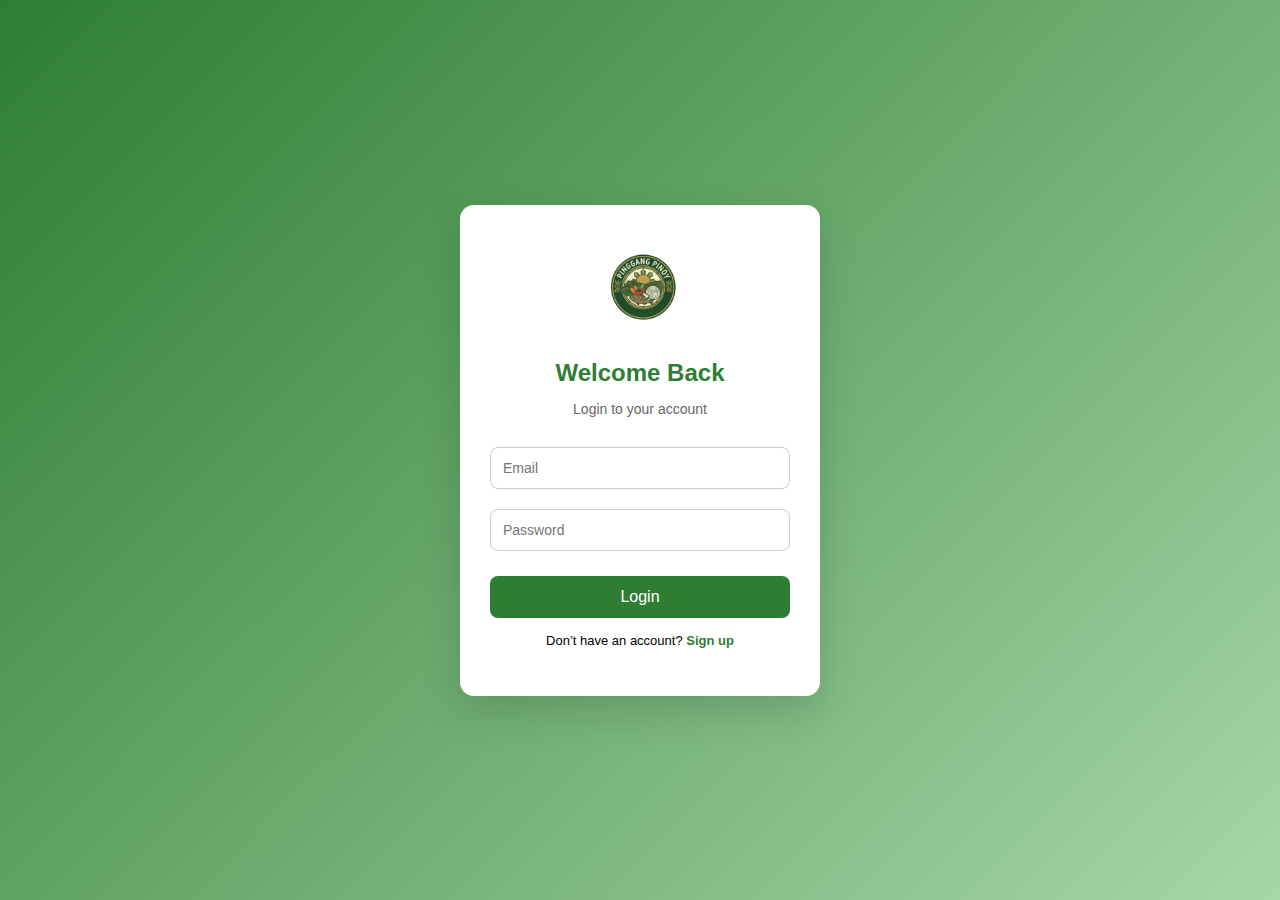
<file: index.html>
<!DOCTYPE html>
<html lang="en">
<head>
  <meta charset="UTF-8">
  <meta name="viewport" content="width=device-width, initial-scale=1">
  <title>Pinggang Pinoy | Login</title>
  <link rel="stylesheet" href="css/style-1.css">
</head>
<body class="auth-body">

  <div class="auth-container">
    <div class="auth-card">

      <img src="images/logo.png" alt="Pinggang Pinoy Logo" class="auth-logo">

      <h2>Welcome Back</h2>
      <p class="auth-sub">Login to your account</p>

      <form onsubmit="loginUser(event)">
        <input type="email" id="email" placeholder="Email" required>
        <input type="password" id="password" placeholder="Password" required>

        <button type="submit" onclick="location.href='home.html'">Login</button>
      </form>

      <p class="auth-footer">
        Don’t have an account?
        <a href="signup.html">Sign up</a>
      </p>


      
    </div>
  </div>

  

</body>
</html>
</file>
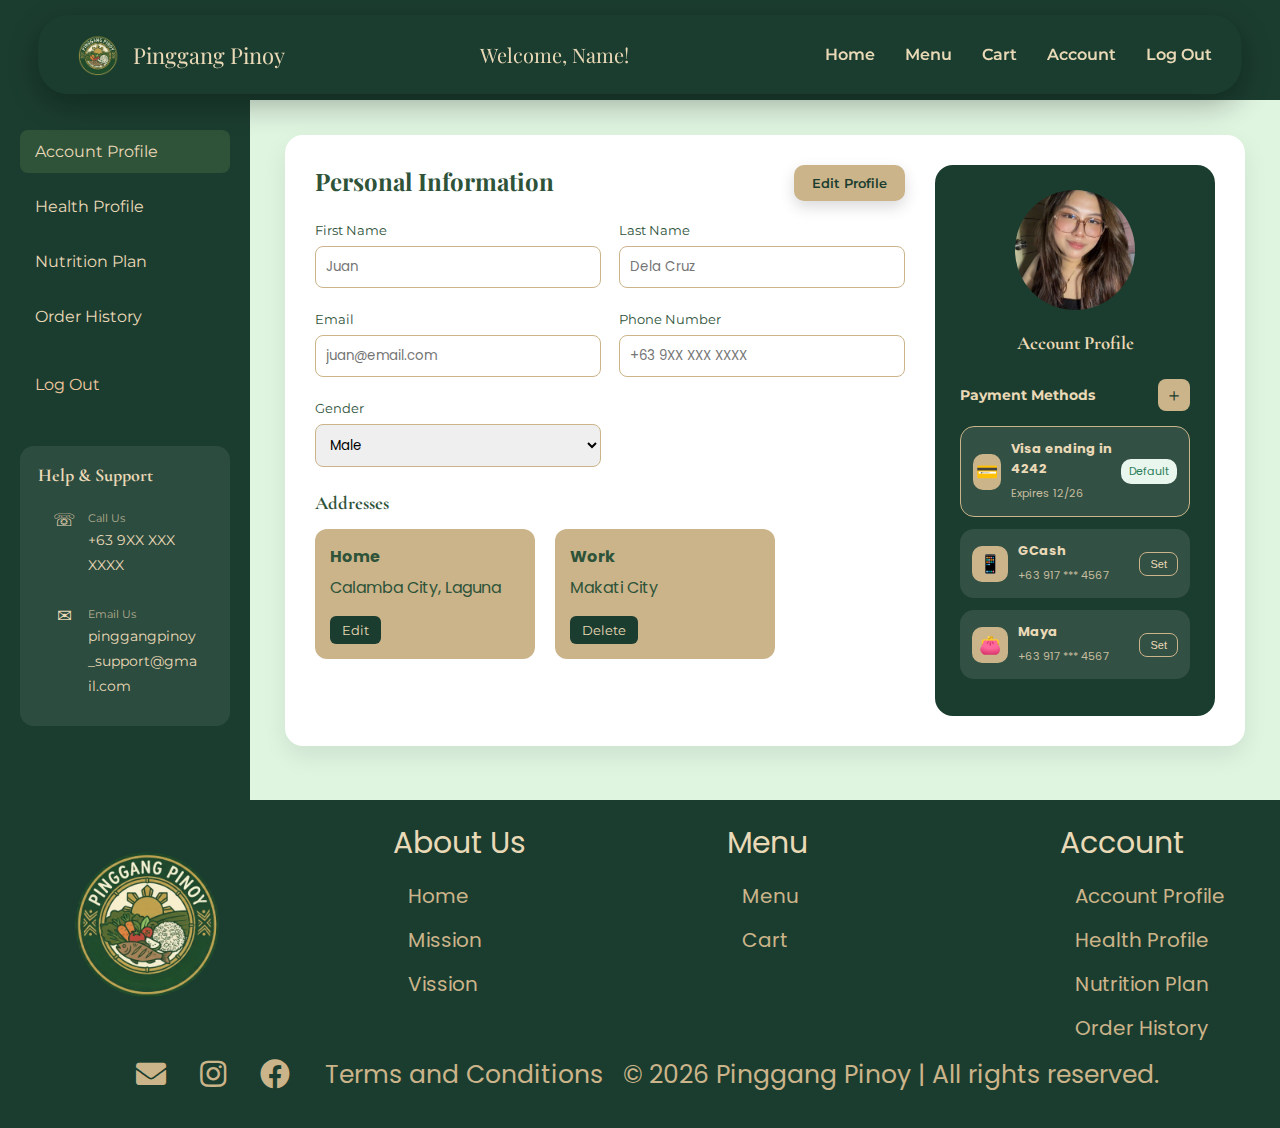
<file: ACCOUNTS.html>
<!DOCTYPE html>
<html lang="en">

<head>
    <meta charset="UTF-8" />
    <meta name="viewport" content="width=device-width, initial-scale=1.0">
    <title>Pinggang Pinoy – Account Profile</title>

    <!-- Google Fonts -->
      <link rel="stylesheet" href="https://cdnjs.cloudflare.com/ajax/libs/font-awesome/5.15.4/css/all.min.css">
     <link rel="stylesheet" href="css/footer-style.css">
    <link
        href="https://fonts.googleapis.com/css2?family=Poppins:wght@300;400;600&family=Montserrat:wght@400;600&family=Playfair+Display:wght@500;700&family=Ultra&family=Cormorant+Garamond:wght@400;600&display=swap"
        rel="stylesheet">

    <link rel="stylesheet" href="css/style.css">
</head>

<body>

    <!-- NAVBAR -->
    <div class="navbar">
        <div class="brand">
            <img src="images/logo.png" alt="Pinggang Pinoy Logo" class="nav-logo">
            <span class="nav-text">Pinggang Pinoy</span>
        </div>

        <!-- Hamburger Menu (Mobile) -->
        <div class="hamburger" onclick="toggleMenu()">
            <span></span>
            <span></span>
            <span></span>
        </div>

        <div class="welcome-text">Welcome, Name!</div>

        <div class="nav-links">
            <a href="home.html">Home</a>
            <a href="menu.html">Menu</a>
            <a href="CART.html">Cart</a>
            <a href="ACCOUNTS.html">Account</a>
            <a href="index.html">Log Out</a>
        </div>
    </div>

    <!-- MAIN -->
    <div class="container">

        <!-- SIDEBAR -->
        <aside class="sidebar">

            <ul class="sidebar-menu">
                <li class="active"><a href="ACCOUNTS.html">Account Profile</a></li>
                <li><a href="HEALTH PROFILE.html">Health Profile</a></li>
                <li><a href="NUTRITION PLAN.html">Nutrition Plan</a></li>
                <li><a href="ORDER HISTORY.html">Order History</a></li>
                <hr>
                <li class="logout"><a href="signup.html">Log Out</a></li>
            </ul>

            <!-- Help & Support -->
            <div class="sidebar-help">
                <h3>Help & Support</h3>

                <div class="help-item">
                    <span class="help-icon">☏</span>
                    <div class="help-text">
                        <small>Call Us</small>
                        <a href="tel:+639XXXXXXXXX">+63 9XX XXX XXXX</a>
                    </div>
                </div>

                <div class="help-item">
                    <span class="help-icon">✉</span>
                    <div class="help-text">
                        <small>Email Us</small>
                        <a href="mailto:pinggangpinoy_support@gmail.com">
                            pinggangpinoy_support@gmail.com
                        </a>
                    </div>
                </div>
            </div>

        </aside>

        <!-- Mobile Navigation Bar -->
        <div class="mobile-nav-bar">
            <a href="ACCOUNTS.html" class="active">Account</a>
            <a href="HEALTH PROFILE.html">Health Profile</a>
            <a href="NUTRITION PLAN.html">Nutrition Plan</a>
            <a href="ORDER HISTORY.html">Order History</a>
        </div>

        <!-- CONTENT -->
        <main class="content">
            <div class="card profile-layout">

                <!-- LEFT -->
                <div class="profile-info">

                    <!-- HEADER WITH EDIT BUTTON -->
                    <div class="profile-header">
                        <h2>Personal Information</h2>
                        <button class="edit-btn floating-edit">Edit Profile</button>
                    </div>

                    <div class="info-grid">
                        <div>
                            <label>First Name</label>
                            <input type="text" placeholder="Juan">
                        </div>

                        <div>
                            <label>Last Name</label>
                            <input type="text" placeholder="Dela Cruz">
                        </div>

                        <div>
                            <label>Email</label>
                            <input type="email" placeholder="juan@email.com">
                        </div>

                        <div>
                            <label>Phone Number</label>
                            <input type="text" placeholder="+63 9XX XXX XXXX">
                        </div>

                        <div>
                            <label>Gender</label>
                            <select>
                                <option>Male</option>
                                <option>Female</option>
                                <option>Prefer not to say</option>
                            </select>
                        </div>
                    </div>

                    <h3>Addresses</h3>
                    <div class="address-list">
                        <div class="address-card">
                            <strong>Home</strong>
                            <p>Calamba City, Laguna</p>
                            <button>Edit</button>
                        </div>

                        <div class="address-card">
                            <strong>Work</strong>
                            <p>Makati City</p>
                            <button>Delete</button>
                        </div>
                    </div>
                </div>

                <!-- RIGHT -->
                <div class="profile-card">
                    <img src="images/profile-picture.jpg" alt="Profile Picture" class="profile-pic-lg">
                    <h3>Account Profile</h3>

                    <!-- PAYMENT METHODS -->
                    <div class="payment-section">
                        <div class="payment-header">
                            <h4>Payment Methods</h4>
                            <button class="add-payment">＋</button>
                        </div>

                        <!-- Card -->
                        <div class="payment-card default">
                            <div class="payment-left">
                                <div class="payment-icon">💳</div>
                                <div>
                                    <strong>Visa ending in 4242</strong>
                                    <small>Expires 12/26</small>
                                </div>
                            </div>
                            <span class="badge">Default</span>
                        </div>

                        <!-- GCash -->
                        <div class="payment-card">
                            <div class="payment-left">
                                <div class="payment-icon">📱</div>
                                <div>
                                    <strong>GCash</strong>
                                    <small>+63 917 *** 4567</small>
                                </div>
                            </div>
                            <button class="set-default">Set</button>
                        </div>

                        <!-- Maya -->
                        <div class="payment-card">
                            <div class="payment-left">
                                <div class="payment-icon">👛</div>
                                <div>
                                    <strong>Maya</strong>
                                    <small>+63 917 *** 4567</small>
                                </div>
                            </div>
                            <button class="set-default">Set</button>
                        </div>
                    </div>
                </div>


            </div>
        </main>
    </div>
 <!-- FOOTER -->
 <div class="footer-bg">
    <div class="footer-content1">
      <img src="images/logo.png" alt="footer logo" class="logo-img">
      <div class="icons">
        <a href="https://facebook.com/samrenly.cruzado"><i class="fab fa-facebook-f"></i></a>
        <a href="https://X.com/samrenly.cruzado"><i class="fab fa-twitter"></i></a>
        <a href="https://instagram.com/samrenly.cruzado"><i class="fab fa-instagram"></i></a>
        <a href="https://linkedin.com/samrenly.cruzado"><i class="fab fa-linkedin-in"></i></a>
      </div>

    </div>


    <div class="footer-content">
      <div class="footer-logo">
        <img src="images/logo.png" alt="footer logo" class="footer-logo-img">
      </div>
      <div class="footer-section">
        <button class="footer-title">
          About Us <span class="arrow">&#9660;</span>
        </button>
        <hr>
        <div class="footer-links">
          <div class="text-1">About Us</div>
          <div class="text"><a href="home.html">Home</a></div>
          <div class="text"><a href="home.html">Mission</a></div>
          <div class="text"><a href="home.html">Vission</a></div>
          
        </div>
      </div>

      <div class="footer-section">
        <button class="footer-title">
          Menu <span class="arrow">&#9660;</span>
        </button>
        <hr>
        <div class="footer-links">
          <div class="text-1">Menu</div>
          <div class="text"><a href="menu.html">Menu</a></div>
          <div class="text"><a href="CART.html">Cart</a></div>
        </div>
      </div>

      <div class="footer-section">
        <button class="footer-title">
          More <span class="arrow">&#9660;</span>
        </button>
        <hr>
        <div class="footer-links">
          <div class="text-1">Account</div>
          <div class="text"><a href="ACCOUNTS.html">Account Profile</a></div>
          <div class="text"><a href="HEALTH PROFILE.html">Health Profile</a></div>
          <div class="text"><a href="NUTRITION PLAN.html">Nutrition Plan</a></div>
          <div class="text"><a href="ORDER HISTORY.html">Order History</a></div>
          
        </div>
      </div>
    </div>

    <div class="footer-2">
      <div class="icons-1">
        <a href="https://mail.google.com/mail/?view=cm&fs=1&to=samrenlyc@gmail.com"><i class="fas fa-envelope"></i></a>
        <a href="https://instagram.com/" target="_blank"><i class="fab fa-instagram"></i></a>
        <a href="https://facebook.com/" target="_blank"><i class="fab fa-facebook"></i></a>
      </div>

      <div class="text2">
        <a href="#">Terms and Conditions</a>
      </div>

      <div class="text3">
        © 2026 Pinggang Pinoy | All rights reserved.
      </div>

    </div>
  </div>
  
    <script>
        function toggleMenu() {
            const navLinks = document.querySelector('.nav-links');
            navLinks.classList.toggle('active');
        }

        document.querySelectorAll(".footer-title").forEach(title => {
  title.addEventListener("click", () => {
    const section = title.parentElement;

    // Optional: close other sections (accordion behavior)
    document.querySelectorAll(".footer-section").forEach(sec => {
      if (sec !== section) sec.classList.remove("active");
    });

    // Toggle current section
    section.classList.toggle("active");
  });
});

    </script>

</body>

</html>
</file>
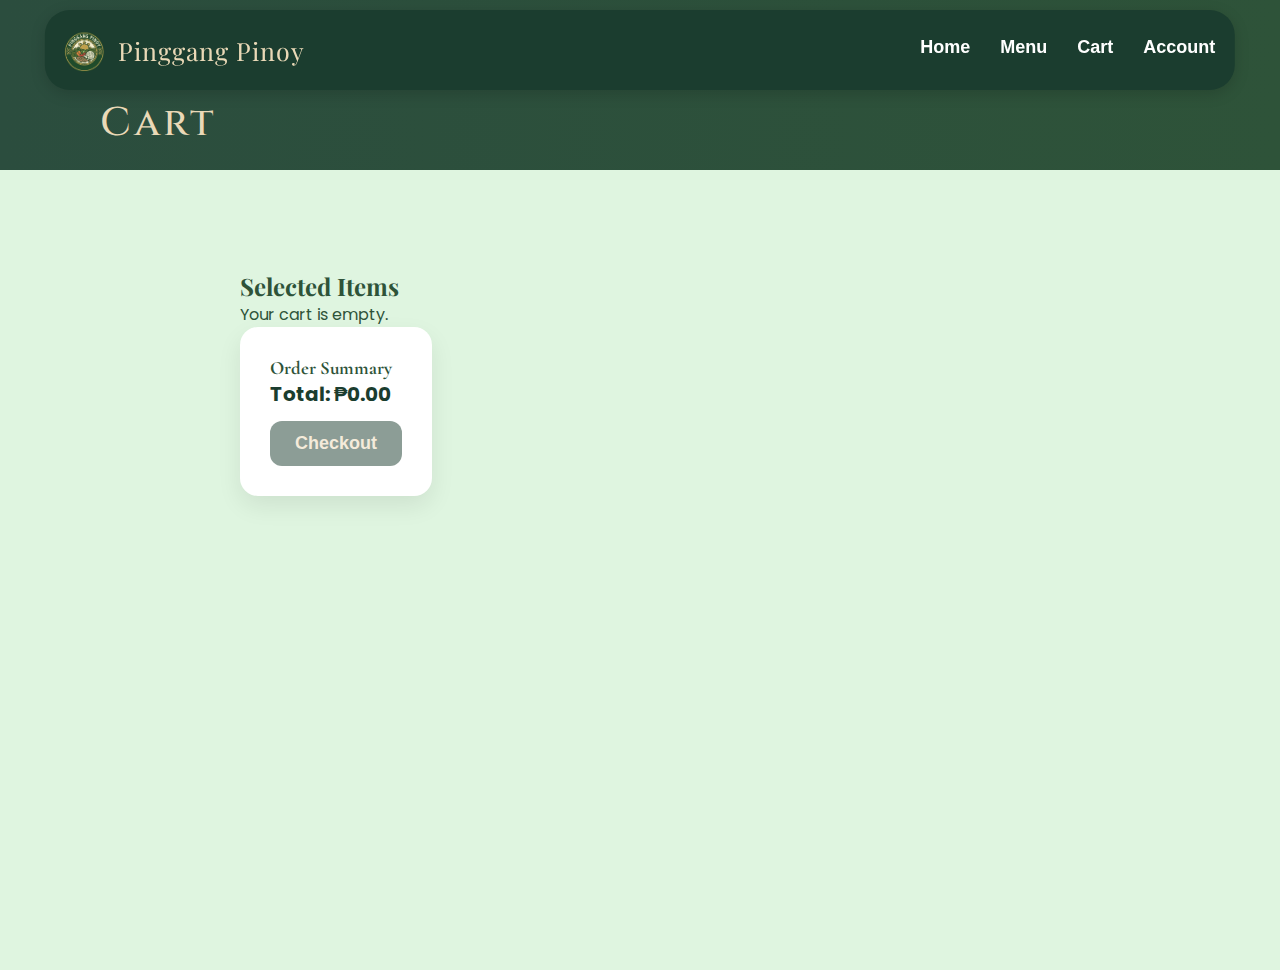
<file: CART.html>
<!DOCTYPE html>
<html lang="en">

<head>
    <meta charset="UTF-8">
    <meta name="viewport" content="width=device-width, initial-scale=1.0">
    <title>Your Cart — Pinggang Pinoy</title>

    <link rel="preconnect" href="https://fonts.googleapis.com">
    <link rel="preconnect" href="https://fonts.gstatic.com" crossorigin>
    <link href="https://fonts.googleapis.com/css2?family=Cinzel:wght@400..900&family=Cormorant+Garamond:wght@300..700&family=Playfair+Display:ital,wght@0,400..900;1,400..900&family=Poppins:wght@100..900&display=swap" rel="stylesheet">

    <link rel="stylesheet" href="css/style.css">
    <link rel="stylesheet" href="css/cart.css">
</head>

<body>

    <div class="banner">
        <div class="navbar">
            <div class="brand">
                <img src="images/logo.png" alt="Logo" class="nav-logo">
                <span class="nav-text">Pinggang Pinoy</span>
            </div>

            <div class="hamburger" onclick="toggleMenu()">
            <span></span>
            <span></span>
            <span></span>
        </div>

            <div class="nav-links">
                <a href="home.html">Home</a>
                <a href="menu.html">Menu</a>
                <a href="CART.html">Cart</a>
                <a href="ACCOUNTS.html">Account</a>
            </div>
        </div>

        <div class="banner-text">
            Cart
        </div>
    </div>

    <div class="container">
        <div class="main-content">

            <h2 class="section-title">Selected Items</h2>

            <div id="cart-items"></div>

            <div class="card summary-card" id="order-summary">
                <h3>Order Summary</h3>
                <p id="total-text">Total: ₱0.00</p>
                <button id="checkout-btn">Checkout</button>
            </div>

            <br>

            <div id="checkout-form" class="card form-card">
                <h3>Checkout Details</h3>
                <form id="checkout-form-element">
                    
                    <div class="form-group">
                        <label for="name">Name:</label>
                        <input type="text" id="name" class="checkout-input" required>
                    </div>

                    <div class="form-group">
                        <label for="phone">Phone Number:</label>
                        <input type="tel" id="phone" class="checkout-input" required>
                    </div>

                    <div class="form-group">
                        <label for="block_lot">Block and Lot:</label>
                        <input type="text" id="block_lot" class="checkout-input">
                    </div>

                    <div class="form-group">
                        <label for="street">Street:</label>
                        <input type="text" id="street" class="checkout-input">
                    </div>

                    <div class="form-group">
                        <label for="barangay">Barangay:</label>
                        <input type="text" id="barangay" class="checkout-input">
                    </div>

                    <div class="form-group">
                        <label for="city">City:</label>
                        <input type="text" id="city" class="checkout-input">
                    </div>

                    <div class="form-group">
                        <label for="province">Province:</label>
                        <input type="text" id="province" class="checkout-input">
                    </div>

                    <div class="form-group">
                        <label for="zip">ZIP Code:</label>
                        <input type="text" id="zip" class="checkout-input">
                    </div>

                    <div class="form-group">
                        <label for="payment">Payment Method:</label>
                        <select id="payment" class="checkout-input" required>
                            <option value="cash">Cash on Delivery</option>
                        </select>
                    </div>

                    <button type="submit" class="submit-btn">Complete Order</button>
                </form>
            </div>

        </div>
    </div>

    <script src="js/cart.js"></script>

</body>
</html>
</file>
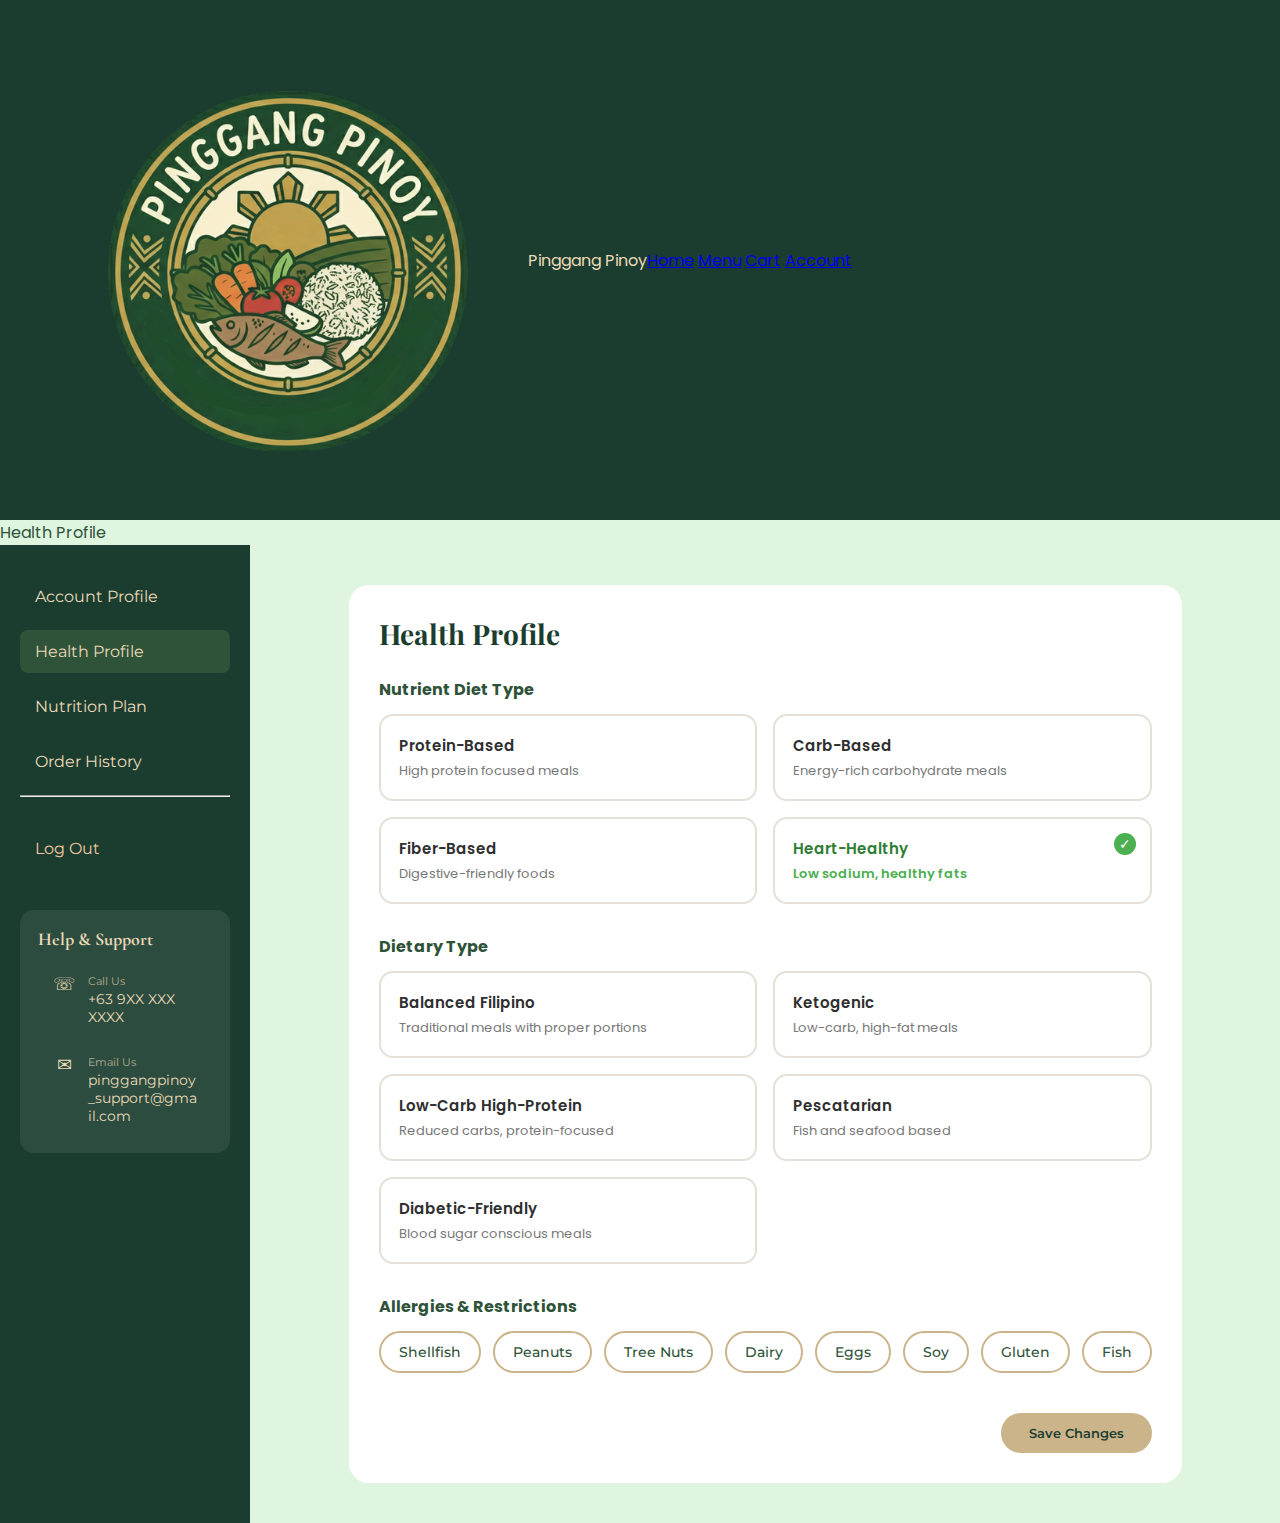
<file: HEALTH PROFILE.html>
<!DOCTYPE html>
<html lang="en">

<head>
    <meta charset="UTF-8" />
    <title>Pinggang Pinoy – Health Profile</title>

    <!-- Google Fonts -->
    <link
        href="https://fonts.googleapis.com/css2?family=Poppins:wght@300;400;600&family=Montserrat:wght@400;600&family=Playfair+Display:wght@500;700&family=Ultra&family=Cormorant+Garamond:wght@400;600&display=swap"
        rel="stylesheet">

    <!-- CSS -->
    <link rel="stylesheet" href="css/h-style.css">
</head>

<body>

    <!-- NAVBAR -->
    <div class="banner">

        <!-- ✅ NAVBAR (NO <center>) -->
        <div class="navbar">
            <div class="brand">
                <img src="images/logo.png" alt="Logo" class="nav-logo">
                <span class="nav-text">Pinggang Pinoy</span>
            </div>

            <div class="nav-links">
                <a href="home.html">Home</a>
                <a href="menu.html">Menu</a>
                <a href="cart.html">Cart</a>
                <a href="ACCOUNTS.html">Account</a>

            </div>
        </div>
        <div class="banner-text">
          Health Profile
        </div>
    </div>
    <!-- MAIN LAYOUT -->
    <div class="container">

        <!-- SIDEBAR -->
        <aside class="sidebar">
            <ul>
                <li><a href="ACCOUNTS.html">Account Profile</a></li>
                <li class="active"><a href="HEALTH PROFILE.html">Health Profile</a></li>
                <li><a href="NUTRITION PLAN.html">Nutrition Plan</a></li>
                <li><a href="ORDER HISTORY.html">Order History</a></li>
                <hr>
                <li class="logout"><a href="index.html">Log Out</a></li>
            </ul>

            <!-- Help & Support -->
            <div class="sidebar-help">
                <h3>Help & Support</h3>

                <div class="help-item">
                    <span class="help-icon">☏</span>
                    <div class="help-text">
                        <small>Call Us</small>
                        <a href="tel:+639XXXXXXXXX">+63 9XX XXX XXXX</a>
                    </div>
                </div>

                <div class="help-item">
                    <span class="help-icon">✉</span>
                    <div class="help-text">
                        <small>Email Us</small>
                        <a href="mailto:pinggangpinoy_support@gmail.com">
                            pinggangpinoy_support@gmail.com
                        </a>
                    </div>
                </div>
            </div>
        </aside>

        <!-- MAIN CONTENT (CENTERED) -->
        <main class="main-content">

            <div class="health-profile-card">

                <h2 class="section-title">Health Profile</h2>

                <!-- Nutrient Diet Type -->
                <section class="profile-section">
                    <h3>Nutrient Diet Type</h3>

                    <div class="diet-grid">
                        <label class="diet-card">
                            <input type="radio" name="nutrient_diet">
                            <div class="diet-content">
                                <h4>Protein-Based</h4>
                                <p>High protein focused meals</p>
                            </div>
                            <span class="checkmark">✓</span>
                        </label>

                        <label class="diet-card">
                            <input type="radio" name="nutrient_diet">
                            <div class="diet-content">
                                <h4>Carb-Based</h4>
                                <p>Energy-rich carbohydrate meals</p>
                            </div>
                            <span class="checkmark">✓</span>
                        </label>

                        <label class="diet-card">
                            <input type="radio" name="nutrient_diet">
                            <div class="diet-content">
                                <h4>Fiber-Based</h4>
                                <p>Digestive-friendly foods</p>
                            </div>
                            <span class="checkmark">✓</span>
                        </label>

                        <label class="diet-card">
                            <input type="radio" name="nutrient_diet" checked>
                            <div class="diet-content">
                                <h4>Heart-Healthy</h4>
                                <p>Low sodium, healthy fats</p>
                            </div>
                            <span class="checkmark">✓</span>
                        </label>
                    </div>
                </section>

                <!-- Dietary Type -->
                <section class="profile-section">
                    <h3>Dietary Type</h3>

                    <div class="diet-grid">
                        <label class="diet-card">
                            <input type="radio" name="dietary_type">
                            <div class="diet-content">
                                <h4>Balanced Filipino</h4>
                                <p>Traditional meals with proper portions</p>
                            </div>
                            <span class="checkmark">✓</span>
                        </label>

                        <label class="diet-card">
                            <input type="radio" name="dietary_type">
                            <div class="diet-content">
                                <h4>Ketogenic</h4>
                                <p>Low-carb, high-fat meals</p>
                            </div>
                            <span class="checkmark">✓</span>
                        </label>

                        <label class="diet-card">
                            <input type="radio" name="dietary_type">
                            <div class="diet-content">
                                <h4>Low-Carb High-Protein</h4>
                                <p>Reduced carbs, protein-focused</p>
                            </div>
                            <span class="checkmark">✓</span>
                        </label>

                        <label class="diet-card">
                            <input type="radio" name="dietary_type">
                            <div class="diet-content">
                                <h4>Pescatarian</h4>
                                <p>Fish and seafood based</p>
                            </div>
                            <span class="checkmark">✓</span>
                        </label>

                        <label class="diet-card">
                            <input type="radio" name="dietary_type">
                            <div class="diet-content">
                                <h4>Diabetic-Friendly</h4>
                                <p>Blood sugar conscious meals</p>
                            </div>
                            <span class="checkmark">✓</span>
                        </label>
                    </div>
                </section>

                <!-- Allergies -->
                <section class="profile-section">
                    <h3>Allergies & Restrictions</h3>

                    <div class="allergy-pill-group">
                        <label class="allergy-pill"><input type="checkbox"><span>Shellfish</span></label>
                        <label class="allergy-pill"><input type="checkbox"><span>Peanuts</span></label>
                        <label class="allergy-pill"><input type="checkbox"><span>Tree Nuts</span></label>
                        <label class="allergy-pill"><input type="checkbox"><span>Dairy</span></label>
                        <label class="allergy-pill"><input type="checkbox"><span>Eggs</span></label>
                        <label class="allergy-pill"><input type="checkbox"><span>Soy</span></label>
                        <label class="allergy-pill"><input type="checkbox"><span>Gluten</span></label>
                        <label class="allergy-pill"><input type="checkbox"><span>Fish</span></label>
                    </div>
                </section>

                <!-- SAVE BUTTON -->
                <div class="save-section">
                    <button class="save-btn">Save Changes</button>
                </div>

            </div>
        </main>
    </div>

</body>

</html>
</file>
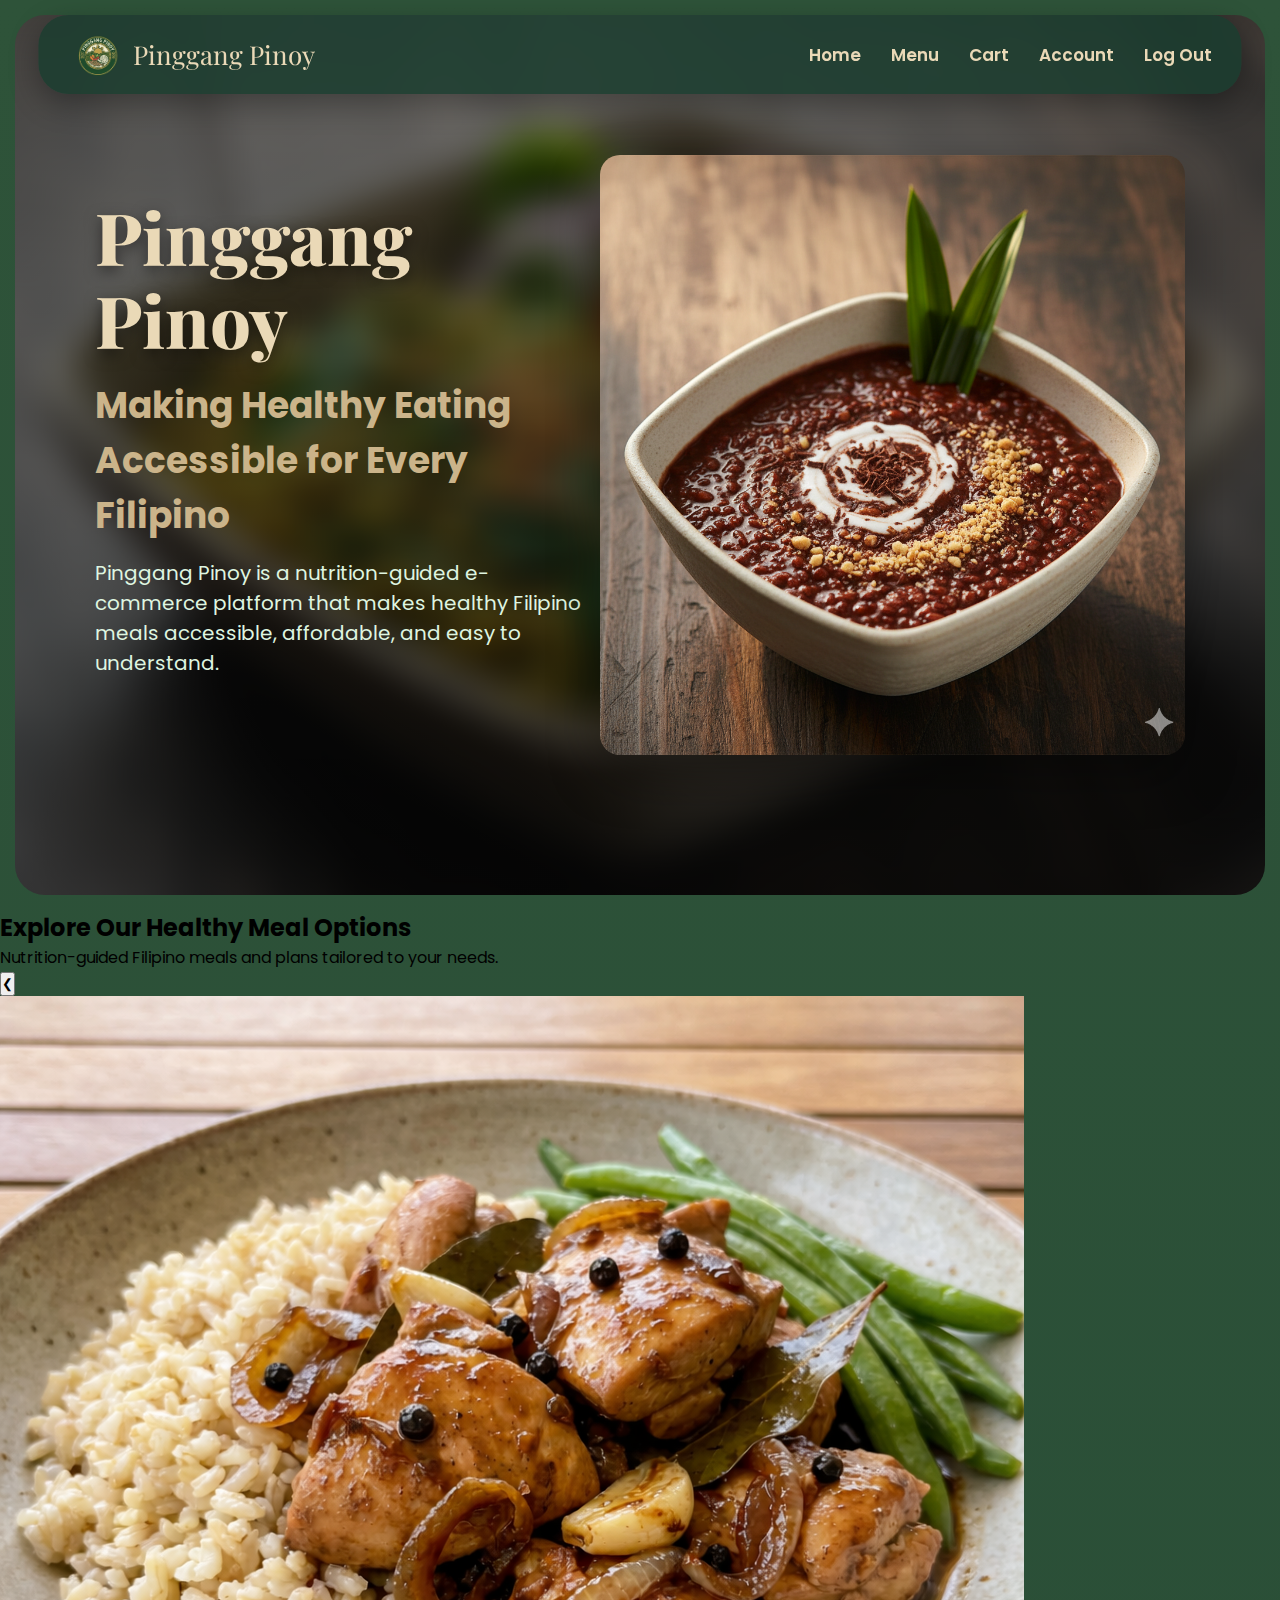
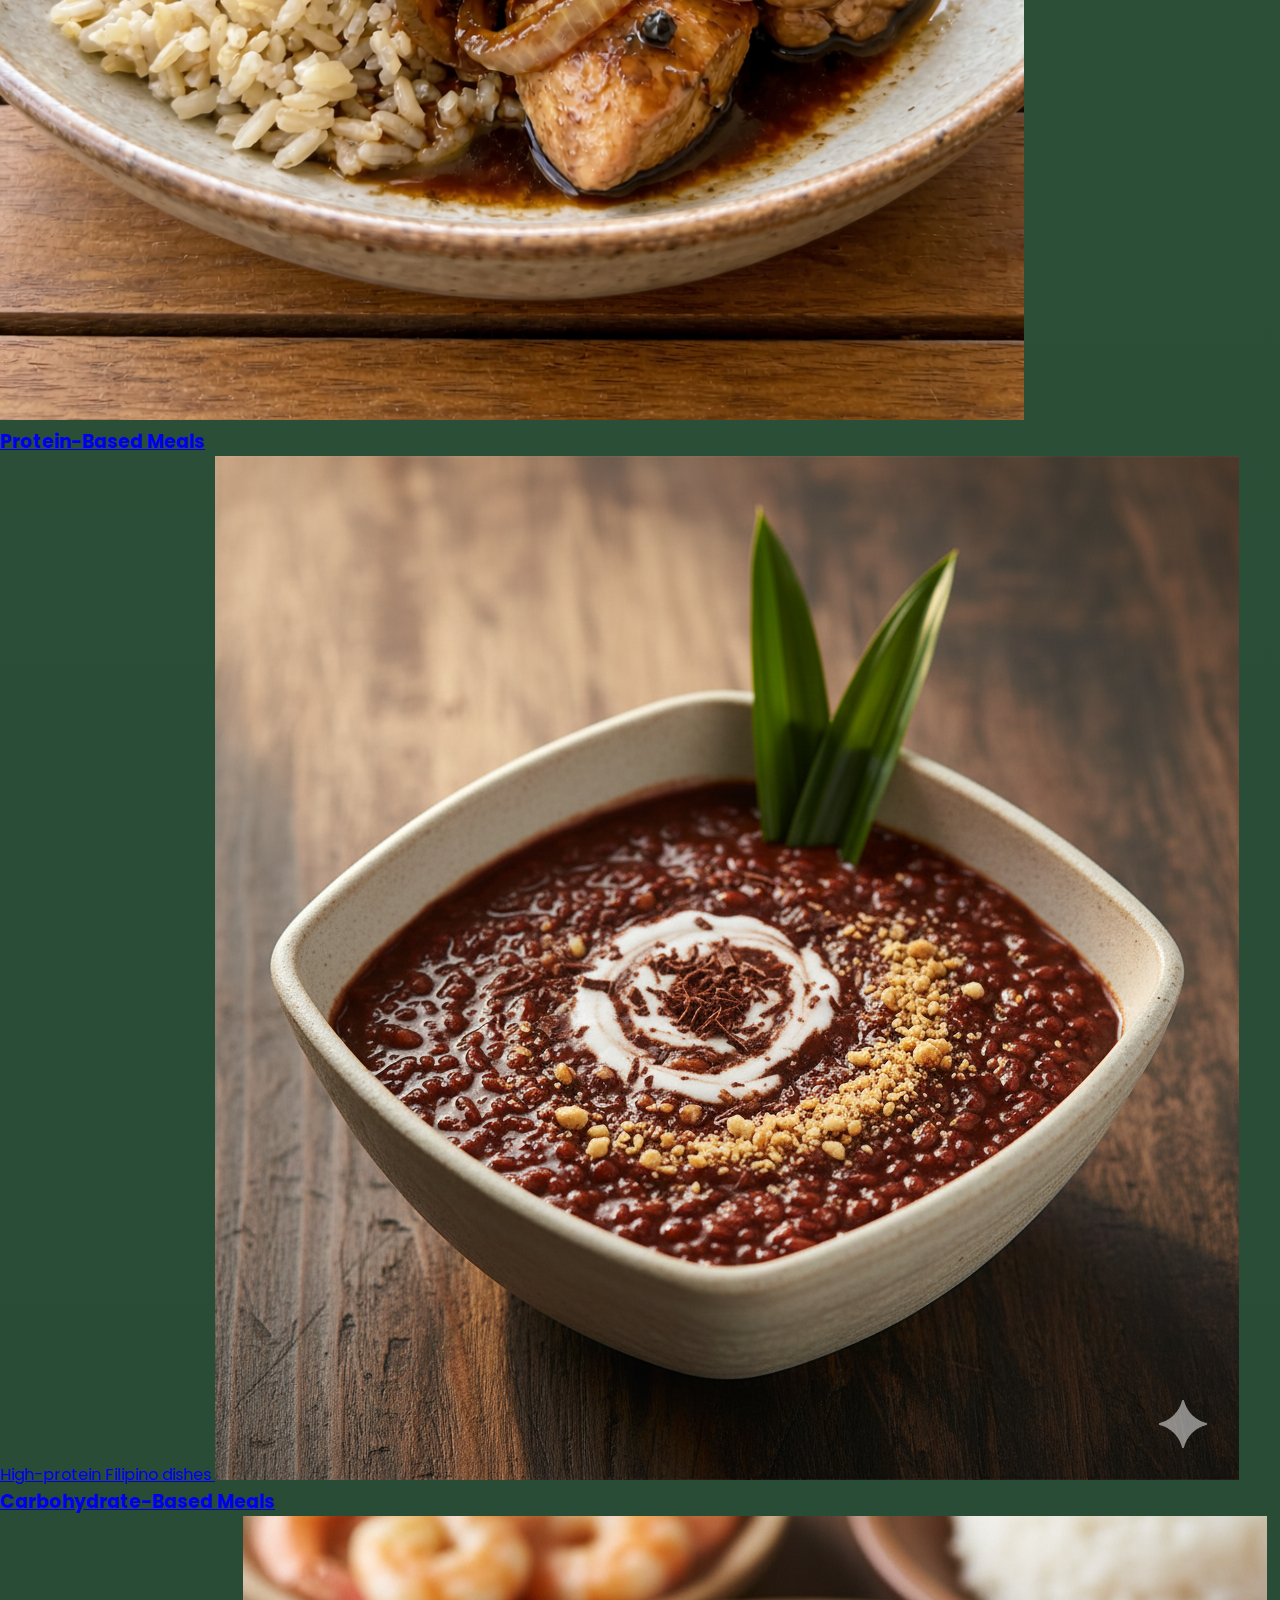
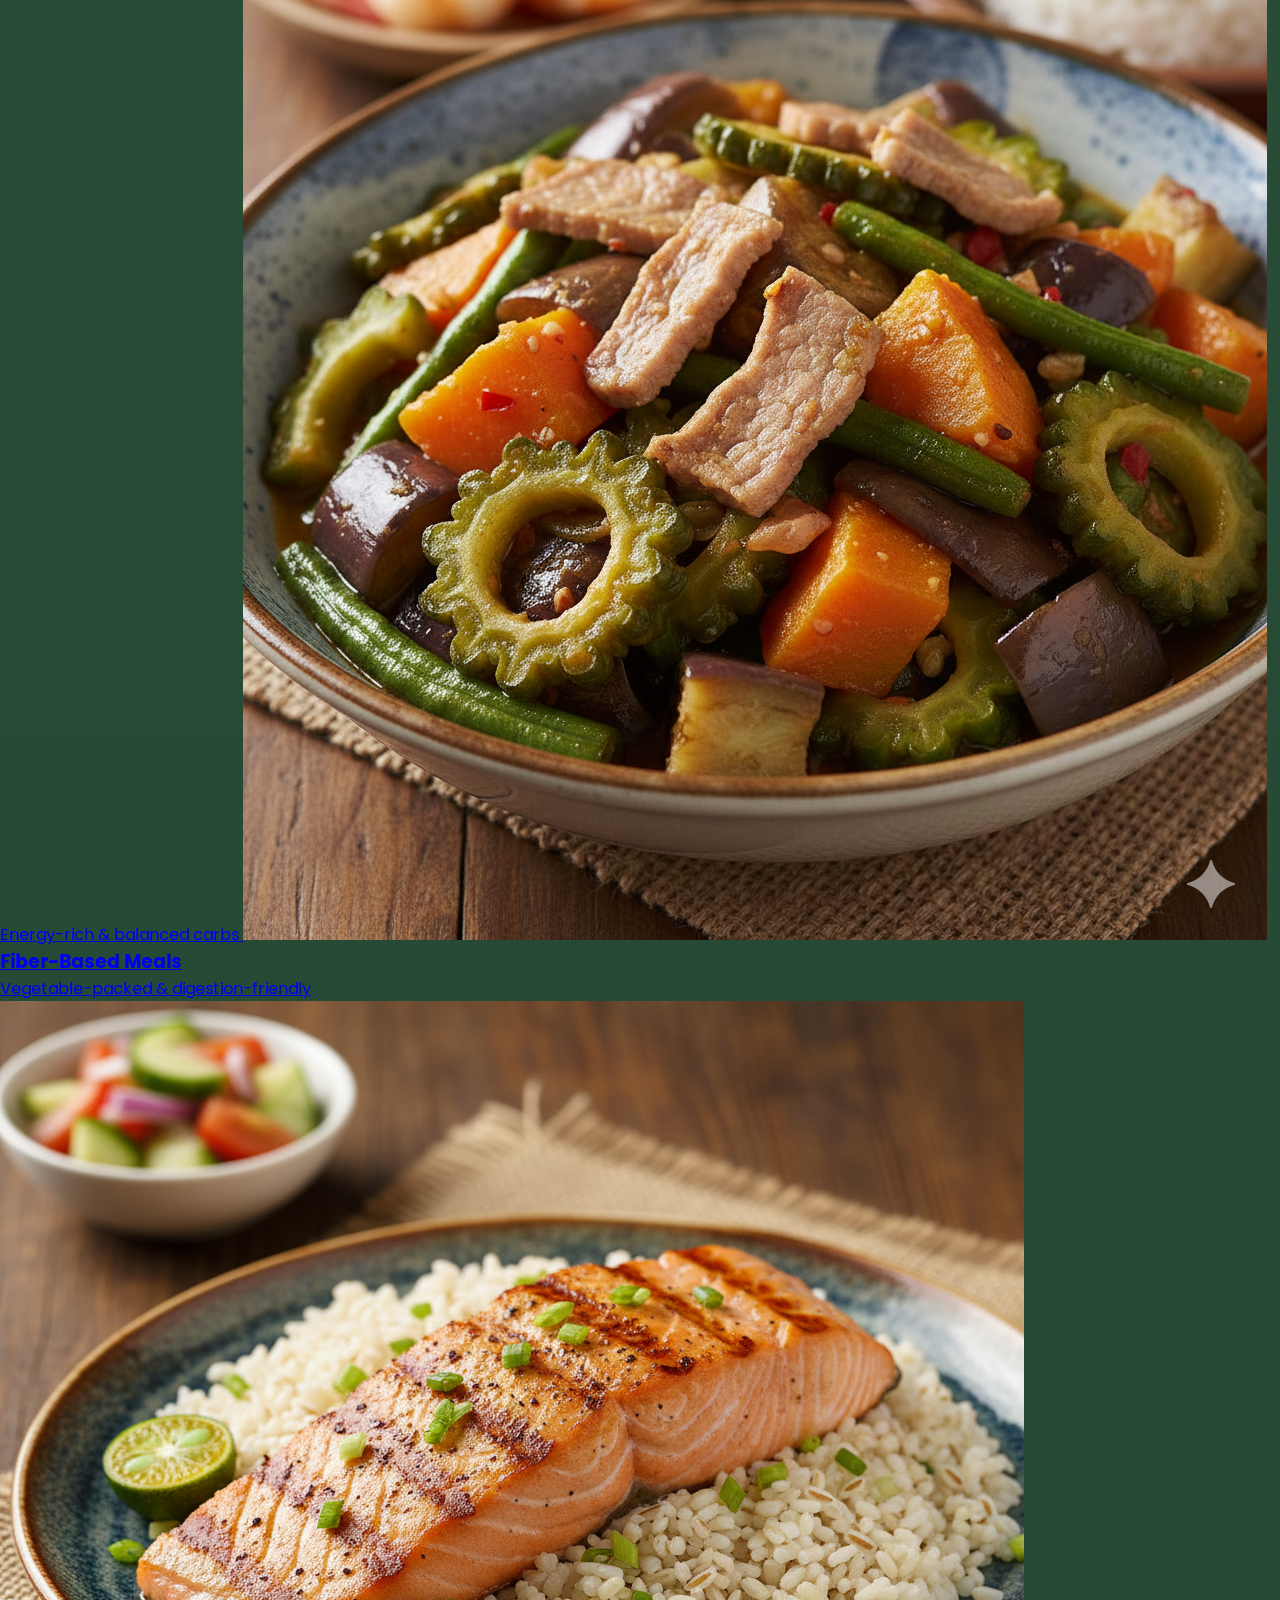
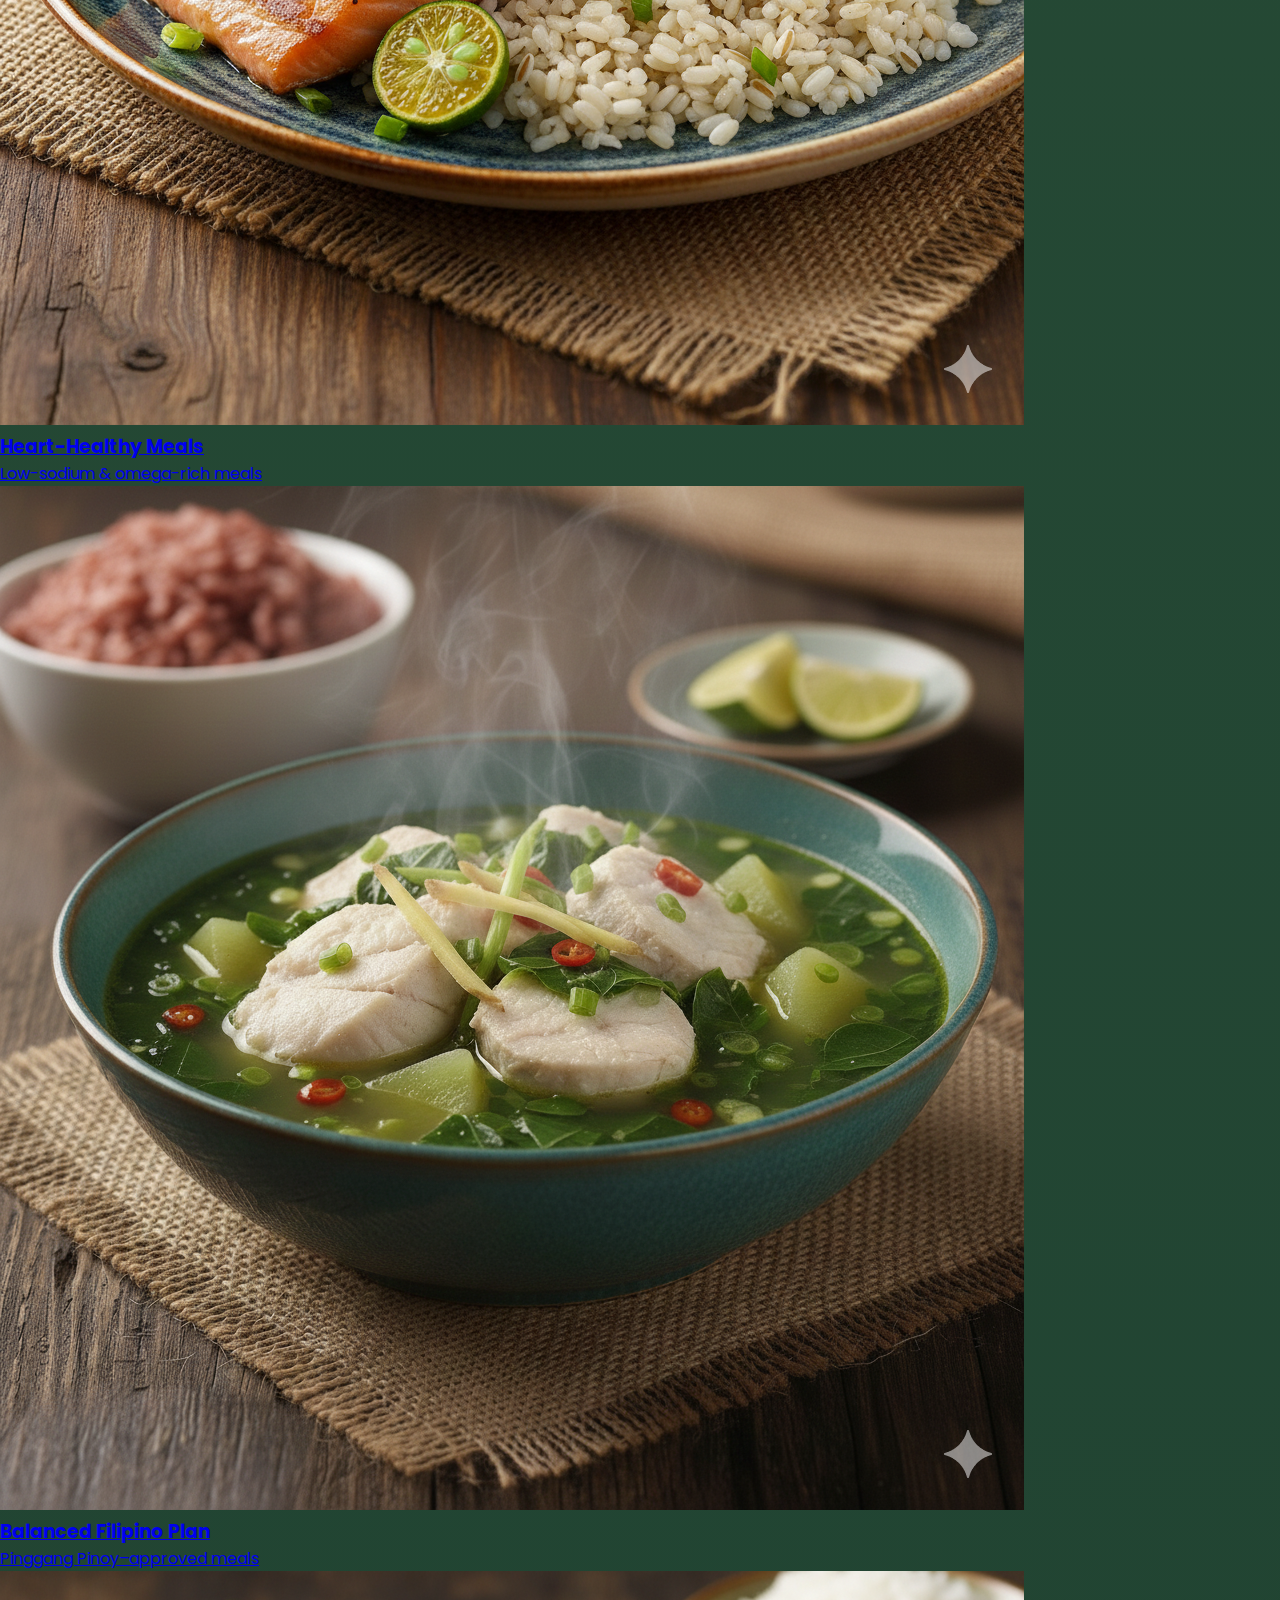
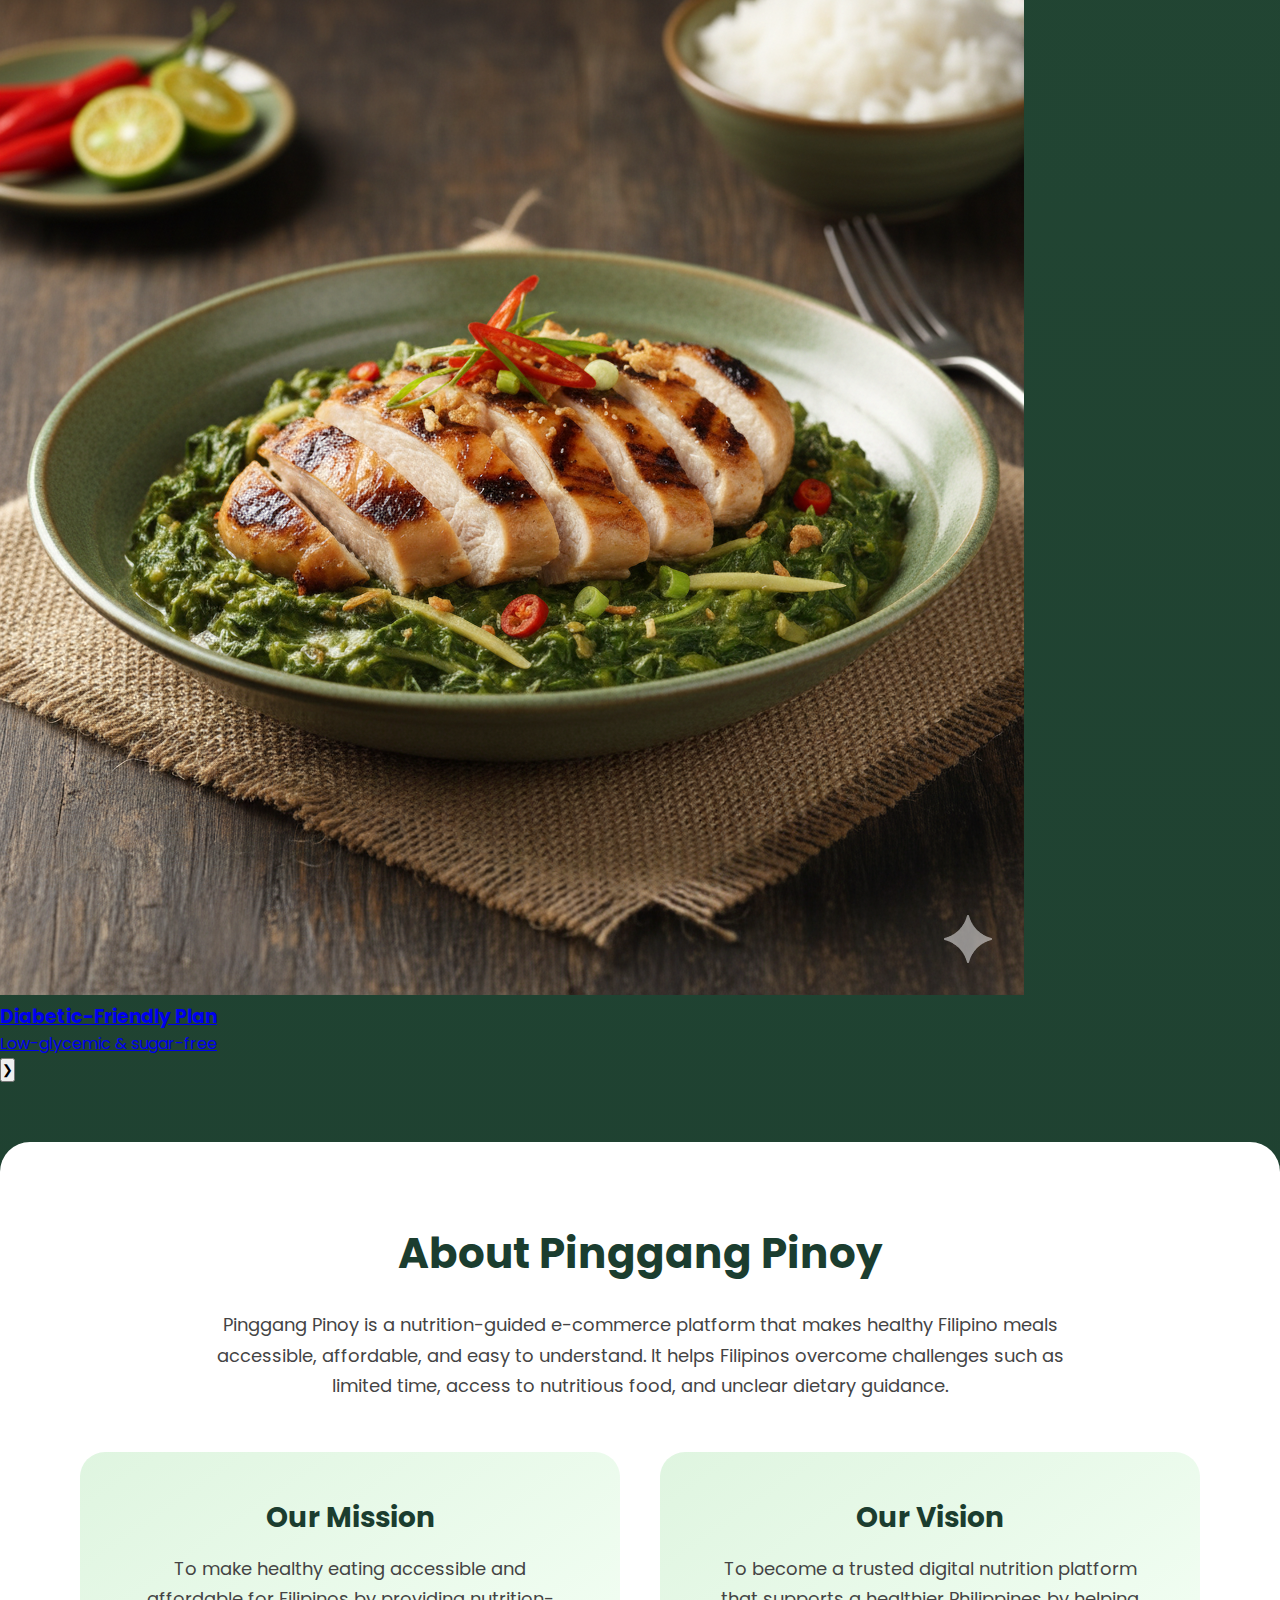
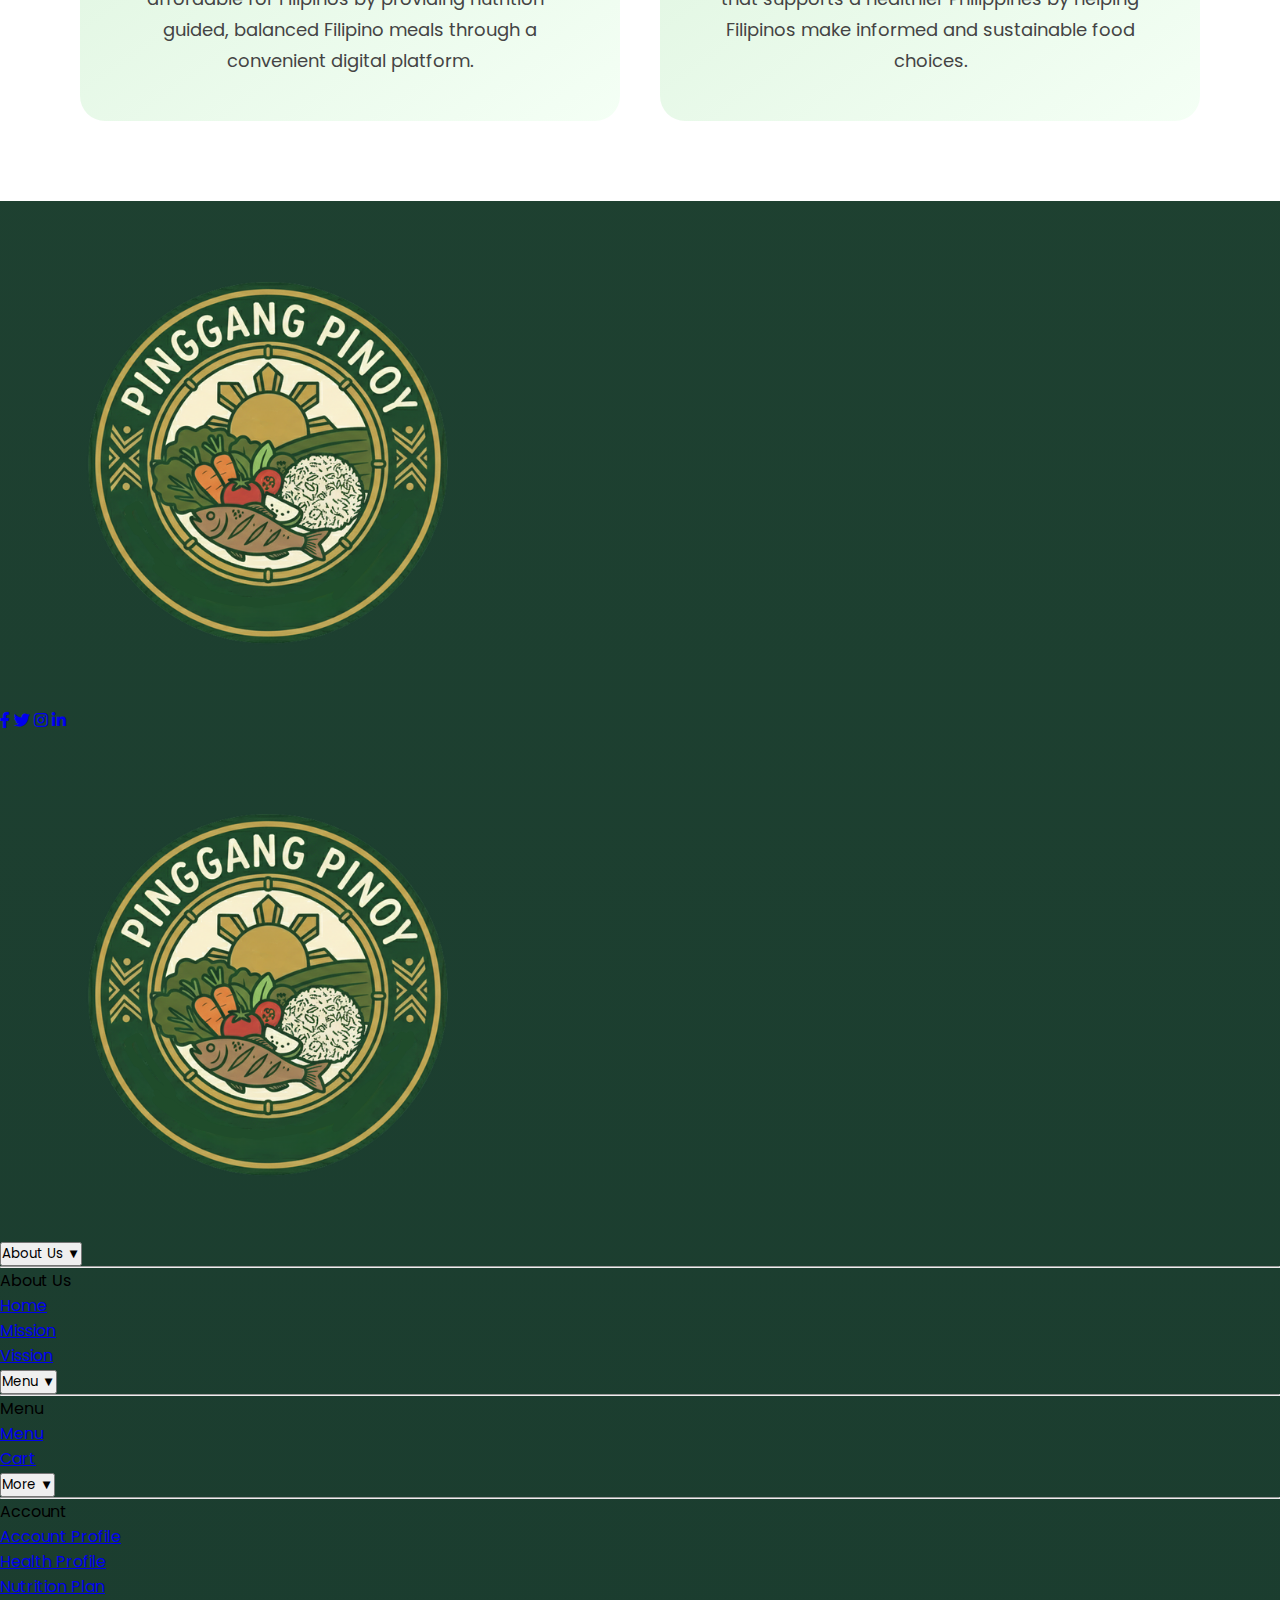
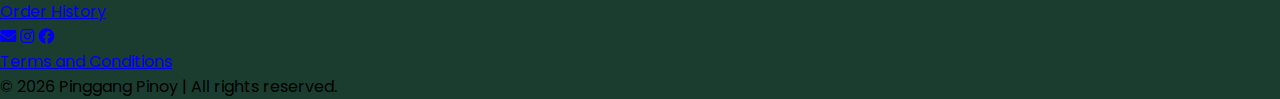
<file: home.html>
<!DOCTYPE html>
<html lang="en">

<head>
  <meta charset="UTF-8">
  <meta name="viewport" content="width=device-width, initial-scale=1.0">
  <title>Home - Pinggang Pinoy</title>

  <!-- Google Fonts -->
   <link rel="stylesheet" href="https://cdnjs.cloudflare.com/ajax/libs/font-awesome/5.15.4/css/all.min.css">
  <link
  
    href="https://fonts.googleapis.com/css2?family=Poppins:wght@300;400;600&family=Montserrat:wght@400;600&family=Playfair+Display:wght@500;700&family=Ultra&family=Cormorant+Garamond:wght@400;600&display=swap"
    rel="stylesheet">
    
  <link rel="stylesheet" href="css/h2-style.css">
</head>

<body>
  <div class="navbar-wrapper">
    <!-- ✅ NAVBAR (NO <center>) -->
    <div class="navbar">
      <div class="brand">
        <img src="images/logo.png" alt="Logo" class="nav-logo">
        <span class="nav-text">Pinggang Pinoy</span>
      </div>

      <div class="hamburger" onclick="toggleMenu()">
        <span></span>
        <span></span>
        <span></span>
      </div>

      <div class="nav-links">
        <a href="home.html">Home</a>
        <a href="menu.html">Menu</a>
        <a href="CART.html">Cart</a>
        <a href="ACCOUNTS.html">Account</a>
        <a href="index.html">Log Out</a>

      </div>
    </div>
  </div>





  <!-- HERO -->

  <div class="bg-image">
    <section class="hero">
      <div class="hero-text">
        <h1>
          <span class="title">Pinggang</span>
          <span class="title">Pinoy</span>
        </h1>

        <h2>Making Healthy Eating Accessible for Every Filipino</h2>

        <p class="desc">
          Pinggang Pinoy is a nutrition-guided e-commerce platform that makes healthy Filipino meals accessible,
          affordable, and easy to understand.
        </p>
      </div>

      <div class="slider">
        <div class="slides">
          <img src="images/cbm1.png" alt="Dish 1">
          <img src="images/cbm4.png" alt="Dish 2">
          <img src="images/fbm3.png" alt="Dish 3">
          <img src="images/cbm2.png" alt="Dish 1">
          <img src="images/cbm3.png" alt="Dish 2">
          <img src="images/fbm4.png" alt="Dish 3">
        </div>

      </div>
  </div>

 <!-- FEATURED MEALS & PLANS -->
<section class="featured-section">
  <h2>Explore Our Healthy Meal Options</h2>
  <p class="featured-desc">
    Nutrition-guided Filipino meals and plans tailored to your needs.
  </p>

  <div class="featured-carousel">
    <button class="carousel-btn prev" onclick="slideFeatured(-1)">&#10094;</button>

    <div class="featured-track">

      <a href="menu.html#pbm" class="featured-card">
        <img src="images/pbm1.png" alt="Protein Meals">
        <h3>Protein-Based Meals</h3>
        <span>High-protein Filipino dishes</span>
      </a>

      <a href="menu.html#cbm" class="featured-card">
        <img src="images/cbm1.png" alt="Carbohydrate Meals">
        <h3>Carbohydrate-Based Meals</h3>
        <span>Energy-rich & balanced carbs</span>
      </a>

      <a href="menu.html#fbm" class="featured-card">
        <img src="images/fbm1.png" alt="Fiber Meals">
        <h3>Fiber-Based Meals</h3>
        <span>Vegetable-packed & digestion-friendly</span>
      </a>

      <a href="menu.html#hhm" class="featured-card">
        <img src="images/hhm1.png" alt="Heart Healthy">
        <h3>Heart-Healthy Meals</h3>
        <span>Low-sodium & omega-rich meals</span>
      </a>

      <a href="menu.html#bfm" class="featured-card">
        <img src="images/hf1.png" alt="Balanced Plan">
        <h3>Balanced Filipino Plan</h3>
        <span>Pinggang Pinoy–approved meals</span>
      </a>

      <a href="menu.html#dfm" class="featured-card">
        <img src="images/dfm1.png" alt="Diabetic Plan">
        <h3>Diabetic-Friendly Plan</h3>
        <span>Low-glycemic & sugar-free</span>
      </a>

    </div>

    <button class="carousel-btn next" onclick="slideFeatured(1)">&#10095;</button>
  </div>
</section>


  <!-- ABOUT / MISSION / VISION -->
  <section class="about-section">
    <h2>About Pinggang Pinoy</h2>
    <p>
      Pinggang Pinoy is a nutrition-guided e-commerce platform that makes healthy Filipino meals accessible,
      affordable, and easy to understand. It helps Filipinos overcome challenges such as limited time,
      access to nutritious food, and unclear dietary guidance.
    </p>

    <div class="mv-container">
      <div class="mv-box">
        <h3>Our Mission</h3>
        <p>
          To make healthy eating accessible and affordable for Filipinos by providing nutrition-guided,
          balanced Filipino meals through a convenient digital platform.
        </p>
      </div>

      <div class="mv-box">
        <h3>Our Vision</h3>
        <p>
          To become a trusted digital nutrition platform that supports a healthier Philippines by helping
          Filipinos make informed and sustainable food choices.
        </p>
      </div>
    </div>
  </section>

  <!-- FOOTER -->
 <div class="footer-bg">
    <div class="footer-content1">
      <img src="images/logo.png" alt="footer logo" class="logo-img">
      <div class="icons">
        <a href="https://facebook.com/samrenly.cruzado"><i class="fab fa-facebook-f"></i></a>
        <a href="https://X.com/samrenly.cruzado"><i class="fab fa-twitter"></i></a>
        <a href="https://instagram.com/samrenly.cruzado"><i class="fab fa-instagram"></i></a>
        <a href="https://linkedin.com/samrenly.cruzado"><i class="fab fa-linkedin-in"></i></a>
      </div>

    </div>


    <div class="footer-content">
      <div class="footer-logo">
        <img src="images/logo.png" alt="footer logo" class="footer-logo-img">
      </div>
      <div class="footer-section">
        <button class="footer-title">
          About Us <span class="arrow">&#9660;</span>
        </button>
        <hr>
        <div class="footer-links">
          <div class="text-1">About Us</div>
          <div class="text"><a href="home.html">Home</a></div>
          <div class="text"><a href="home.html">Mission</a></div>
          <div class="text"><a href="home.html">Vission</a></div>
          
        </div>
      </div>

      <div class="footer-section">
        <button class="footer-title">
          Menu <span class="arrow">&#9660;</span>
        </button>
        <hr>
        <div class="footer-links">
          <div class="text-1">Menu</div>
          <div class="text"><a href="menu.html">Menu</a></div>
          <div class="text"><a href="CART.html">Cart</a></div>
        </div>
      </div>

      <div class="footer-section">
        <button class="footer-title">
          More <span class="arrow">&#9660;</span>
        </button>
        <hr>
        <div class="footer-links">
          <div class="text-1">Account</div>
          <div class="text"><a href="ACCOUNTS.html">Account Profile</a></div>
          <div class="text"><a href="HEALTH PROFILE.html">Health Profile</a></div>
          <div class="text"><a href="NUTRITION PLAN.html">Nutrition Plan</a></div>
          <div class="text"><a href="ORDER HISTORY.html">Order History</a></div>
          
        </div>
      </div>
    </div>

    <div class="footer-2">
      <div class="icons-1">
        <a href="https://mail.google.com/mail/?view=cm&fs=1&to=samrenlyc@gmail.com"><i class="fas fa-envelope"></i></a>
        <a href="https://instagram.com/" target="_blank"><i class="fab fa-instagram"></i></a>
        <a href="https://facebook.com/" target="_blank"><i class="fab fa-facebook"></i></a>
      </div>

      <div class="text2">
        <a href="#">Terms and Conditions</a>
      </div>

      <div class="text3">
        © 2026 Pinggang Pinoy | All rights reserved.
      </div>

    </div>
  </div>

  </div>

  <script src="js/home.js"></script>
</body>


</html>
</file>
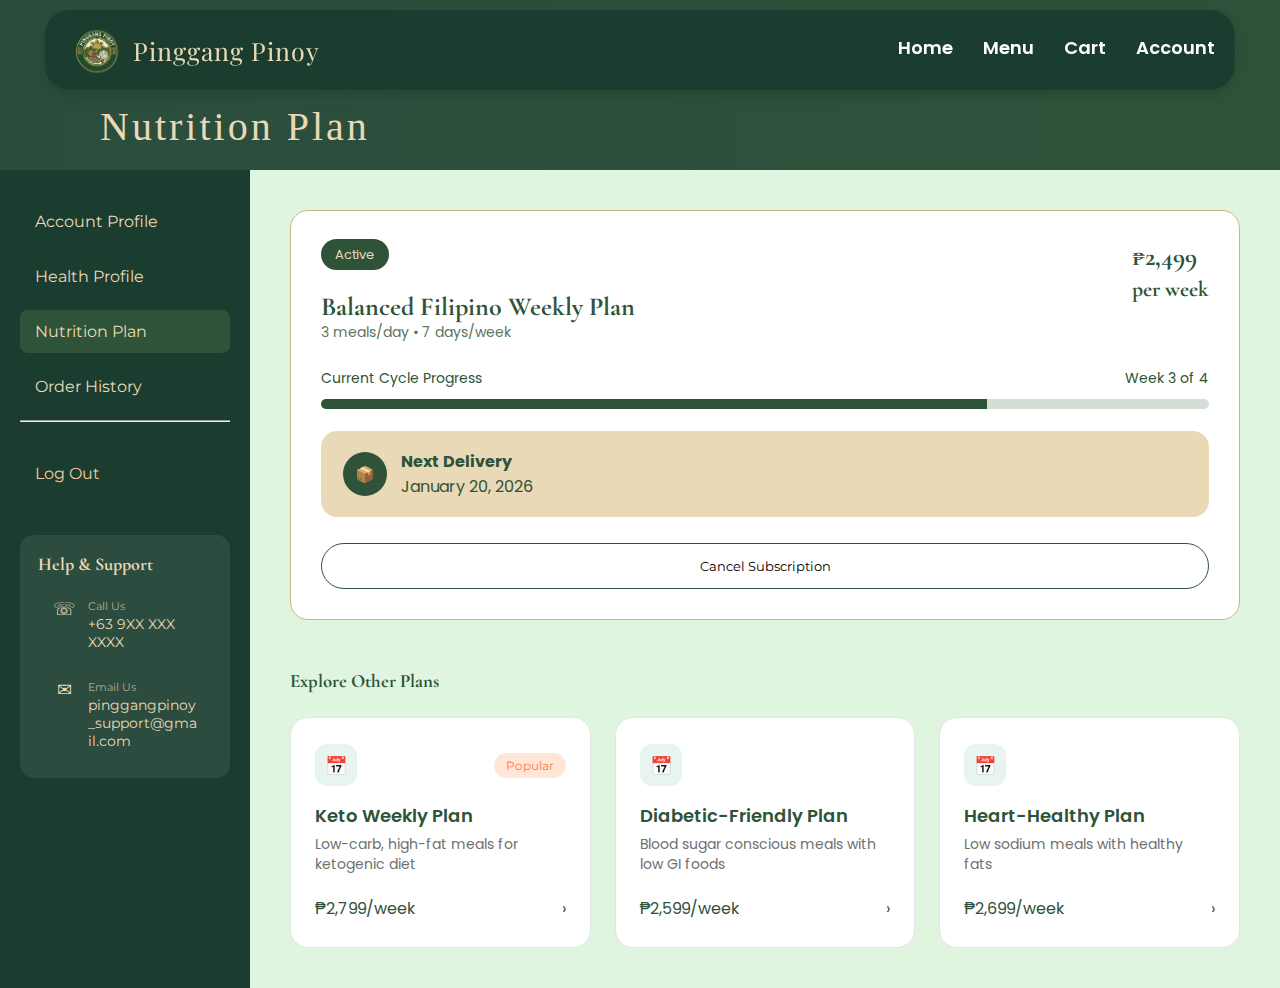
<file: NUTRITION PLAN.html>
<!DOCTYPE html>
<html lang="en">

<head>
    <meta charset="UTF-8" />
    <title>Pinggang Pinoy – Nutrition Plan</title>

    <!-- Google Fonts -->
    <link
        href="https://fonts.googleapis.com/css2?family=Poppins:wght@300;400;600&family=Montserrat:wght@400;600&family=Playfair+Display:wght@500;700&family=Ultra&family=Cormorant+Garamond:wght@400;600&display=swap"
        rel="stylesheet">

    <link rel="stylesheet" href="css/n-style.css">
</head>

<body>

    <!-- NAVBAR -->
    <div class="banner">

        <!-- ✅ NAVBAR (NO <center>) -->
        <div class="navbar">
            <div class="brand">
                <img src="images/logo.png" alt="Logo" class="nav-logo">
                <span class="nav-text">Pinggang Pinoy</span>
            </div>

            <div class="nav-links">
                <a href="home.html">Home</a>
                <a href="menu.html">Menu</a>
                <a href="CART.html">Cart</a>
                <a href="ACCOUNTS.html">Account</a>

            </div>
        </div>

        <div class="banner-text">
            Nutrition Plan
        </div>

    </div>
    <!-- MAIN LAYOUT -->
    <div class="container">

        <!-- SIDEBAR -->
        <aside class="sidebar">
            <ul>
                <li><a href="ACCOUNTS.html">Account Profile</a></li>
                <li><a href="HEALTH PROFILE.html">Health Profile</a></li>
                <li class="active"><a href="NUTRION PLAN.html">Nutrition Plan</a></li>
                <li><a href="ORDER HISTORY.html">Order History</a></li>
                <hr>
                <li class="logout"><a href="index.html">Log Out</a></li>
            </ul>

            <div class="sidebar-help">
                <h3>Help & Support</h3>

                <div class="help-item">
                    <span class="help-icon">☏</span>
                    <div class="help-text">
                        <small>Call Us</small>
                        <a href="tel:+639XXXXXXXXX">+63 9XX XXX XXXX</a>
                    </div>
                </div>

                <div class="help-item">
                    <span class="help-icon">✉</span>
                    <div class="help-text">
                        <small>Email Us</small>
                        <a href="mailto:pinggangpinoy_support@gmail.com">
                            pinggangpinoy_support@gmail.com
                        </a>
                    </div>
                </div>
            </div>
        </aside>

        <!-- MAIN CONTENT -->
        <main class="nutrition-content">

            <!-- SUBSCRIPTION CARD -->
            <div class="subscription-card">

                <div class="sub-header">
                    <div>
                        <span class="status-badge">Active</span><br><br>
                        <div class="plan-title">Balanced Filipino Weekly Plan</div>
                        <div class="plan-sub">3 meals/day • 7 days/week</div>
                    </div>

                    <div class="price">
                        ₱2,499<br><small>per week</small>
                    </div>
                </div>

                <div class="progress-row">
                    <span>Current Cycle Progress</span>
                    <span>Week 3 of 4</span>
                </div>

                <div class="progress-bar">
                    <div class="progress-fill"></div>
                </div>

                <div class="delivery-card">
                    <div class="delivery-info">
                        <div class="delivery-icon">📦</div>
                        <div>
                            <strong>Next Delivery</strong><br>
                            January 20, 2026
                        </div>
                    </div>
                </div>

                <div class="action-buttons">
                    <button class="btn cancel-btn">Cancel Subscription</button>
                </div>

            </div>

            <!-- EXPLORE OTHER PLANS -->
            <br><br>
            <h3 class="explore-title">Explore Other Plans</h3>
            <br>

            <div class="explore-grid">

                <!-- CARD 1 -->
                <div class="plan-card">
                    <div class="plan-top">
                        <div class="plan-icon">📅</div>
                        <span class="badge popular">Popular</span>
                    </div>

                    <h4 class="plan-name">Keto Weekly Plan</h4>
                    <p class="plan-desc">
                        Low-carb, high-fat meals for ketogenic diet
                    </p>

                    <div class="plan-footer">
                        <span class="plan-price">₱2,799<span>/week</span></span>
                        <span class="arrow">›</span>
                    </div>
                </div>

                <!-- CARD 2 -->
                <div class="plan-card">
                    <div class="plan-top">
                        <div class="plan-icon">📅</div>
                    </div>

                    <h4 class="plan-name">Diabetic-Friendly Plan</h4>
                    <p class="plan-desc">
                        Blood sugar conscious meals with low GI foods
                    </p>

                    <div class="plan-footer">
                        <span class="plan-price">₱2,599<span>/week</span></span>
                        <span class="arrow">›</span>
                    </div>
                </div>

                <!-- CARD 3 -->
                <div class="plan-card">
                    <div class="plan-top">
                        <div class="plan-icon">📅</div>
                    </div>

                    <h4 class="plan-name">Heart-Healthy Plan</h4>
                    <p class="plan-desc">
                        Low sodium meals with healthy fats
                    </p>

                    <div class="plan-footer">
                        <span class="plan-price">₱2,699<span>/week</span></span>
                        <span class="arrow">›</span>
                    </div>
                </div>

            </div>

        </main>

    </div>

</body>

</html>
</file>
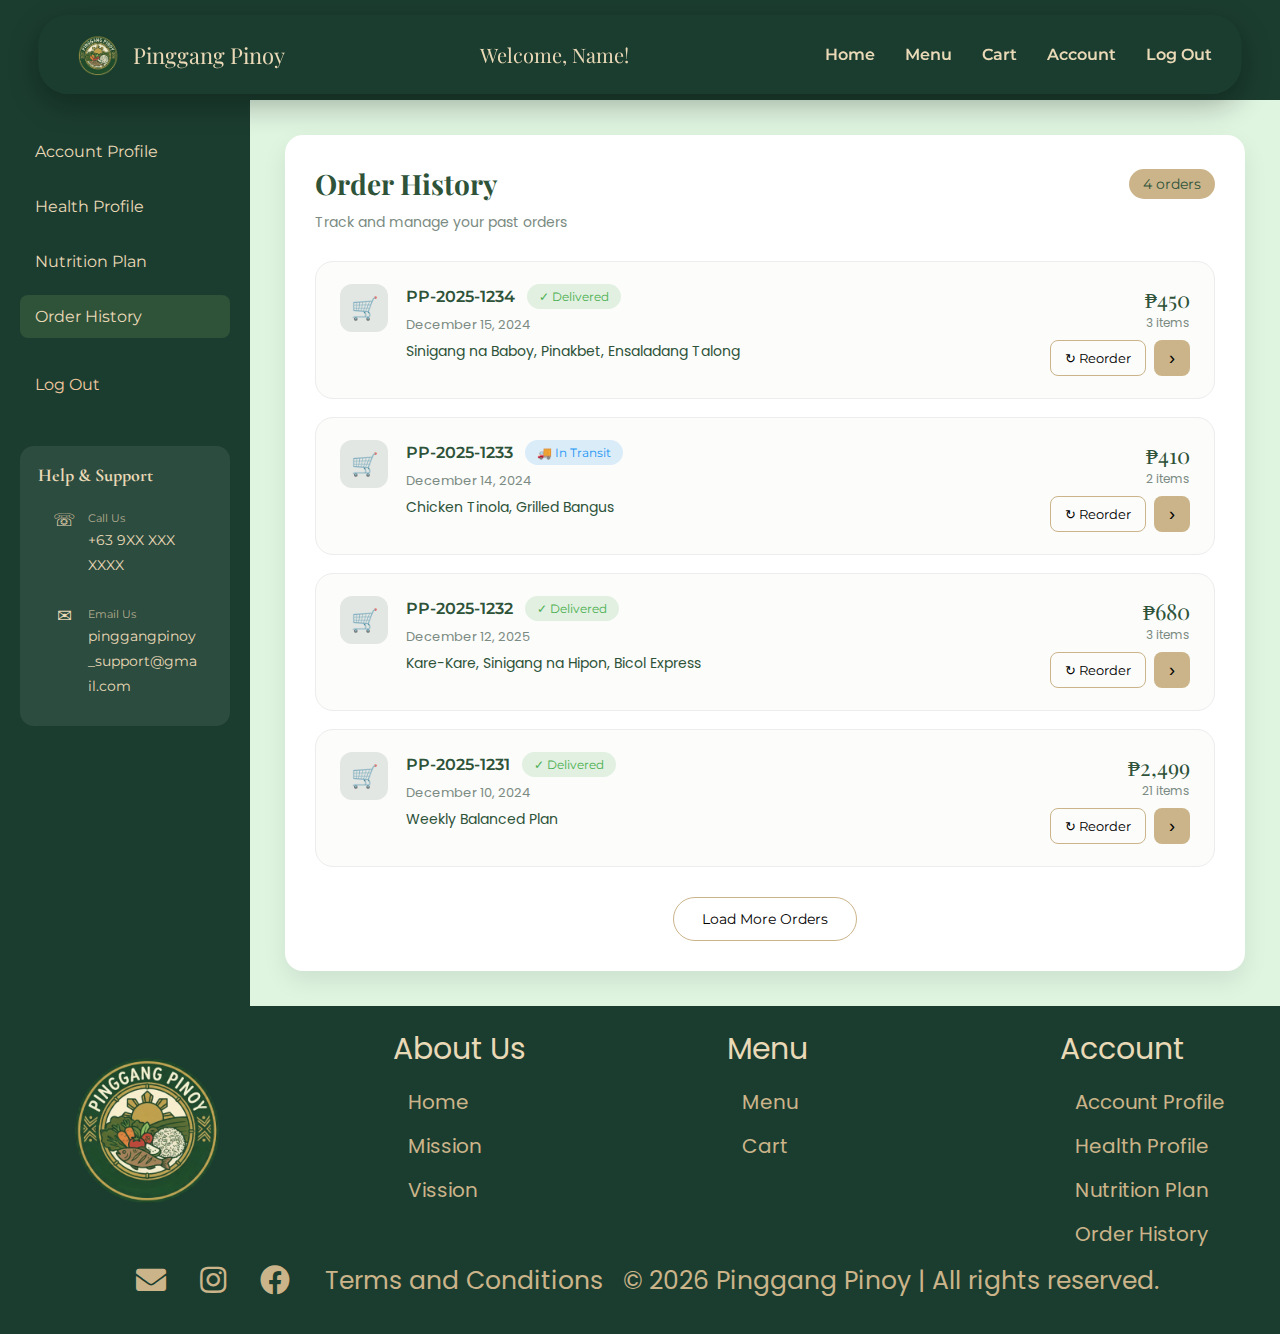
<file: ORDER HISTORY.html>
<!DOCTYPE html>
<html lang="en">

<head>
    <meta charset="UTF-8" />
    <meta name="viewport" content="width=device-width, initial-scale=1.0">
    <title>Pinggang Pinoy – Order History</title>

    <!-- Google Fonts -->
          <link rel="stylesheet" href="https://cdnjs.cloudflare.com/ajax/libs/font-awesome/5.15.4/css/all.min.css">
     <link rel="stylesheet" href="css/footer-style.css">
    <link
        href="https://fonts.googleapis.com/css2?family=Poppins:wght@300;400;600&family=Montserrat:wght@400;600&family=Playfair+Display:wght@500;700&family=Ultra&family=Cormorant+Garamond:wght@400;600&display=swap"
        rel="stylesheet">

    <link rel="stylesheet" href="css/o-style.css">
</head>

<body>

    <!-- NAVBAR -->
    <div class="navbar">
        <div class="brand">
            <img src="images/logo.png" alt="Pinggang Pinoy Logo" class="nav-logo">
            <span class="nav-text">Pinggang Pinoy</span>
        </div>

        <!-- Hamburger Menu (Mobile) -->
        <div class="hamburger" onclick="toggleMenu()">
            <span></span>
            <span></span>
            <span></span>
        </div>

        <div class="welcome-text">Welcome, Name!</div>

        <div class="nav-links">
            <a href="home.html">Home</a>
            <a href="menu.html">Menu</a>
            <a href="CART.html">Cart</a>
            <a href="ACCOUNTS.html">Account</a>
            <a href="index.html">Log Out</a>
        </div>
    </div>

    <!-- MAIN LAYOUT -->
    <div class="container">

        <!-- SIDEBAR -->
        <aside class="sidebar">
            <ul class="sidebar-menu">
                <li><a href="ACCOUNTS.html">Account Profile</a></li>
                <li><a href="HEALTH PROFILE.html">Health Profile</a></li>
                <li><a href="NUTRITION PLAN.html">Nutrition Plan</a></li>
                <li class="active"><a href="ORDER HISTORY.html">Order History</a></li>
                <hr>
                <li class="logout"><a href="signup.html">Log Out</a></li>
            </ul>

            <!-- Help & Support -->
            <div class="sidebar-help">
                <h3>Help & Support</h3>

                <div class="help-item">
                    <span class="help-icon">☏</span>
                    <div class="help-text">
                        <small>Call Us</small>
                        <a href="tel:+639XXXXXXXXX">+63 9XX XXX XXXX</a>
                    </div>
                </div>

                <div class="help-item">
                    <span class="help-icon">✉</span>
                    <div class="help-text">
                        <small>Email Us</small>
                        <a href="mailto:pinggangpinoy_support@gmail.com">
                            pinggangpinoy_support@gmail.com
                        </a>
                    </div>
                </div>
            </div>
        </aside>

        <!-- Mobile Navigation Bar -->
        <div class="mobile-nav-bar">
            <a href="ACCOUNTS.html">Account</a>
            <a href="HEALTH PROFILE.html">Health Profile</a>
            <a href="NUTRITION PLAN.html">Nutrition Plan</a>
            <a href="ORDER HISTORY.html" class="active">Order History</a>
        </div>

        <!-- MAIN CONTENT -->
        <main class="content">

            <div class="order-history-card">

                <div class="order-header">
                    <h2 class="section-title">Order History</h2>
                    <span class="order-count">4 orders</span>
                </div>

                <p class="order-subtitle">Track and manage your past orders</p>

                <!-- ORDER LIST -->
                <div class="order-list">

                    <!-- Order Item -->
                    <div class="order-item">
                        <div class="order-icon">🛒</div>

                        <div class="order-details">
                            <div class="order-top">
                                <span class="order-id">PP-2025-1234</span>
                                <span class="status-badge delivered">✓ Delivered</span>
                            </div>
                            <p class="order-date">December 15, 2024</p>
                            <p class="order-items">Sinigang na Baboy, Pinakbet, Ensaladang Talong</p>
                        </div>

                        <div class="order-actions">
                            <div class="order-price">₱450</div>
                            <div class="order-item-count">3 items</div>
                            <div class="order-buttons">
                                <button class="btn-reorder">↻ Reorder</button>
                                <button class="btn-view">›</button>
                            </div>
                        </div>
                    </div>

                    <div class="order-item">
                        <div class="order-icon">🛒</div>
                        <div class="order-details">
                            <div class="order-top">
                                <span class="order-id">PP-2025-1233</span>
                                <span class="status-badge in-transit">🚚 In Transit</span>
                            </div>
                            <p class="order-date">December 14, 2024</p>
                            <p class="order-items">Chicken Tinola, Grilled Bangus</p>
                        </div>
                        <div class="order-actions">
                            <div class="order-price">₱410</div>
                            <div class="order-item-count">2 items</div>
                            <div class="order-buttons">
                                <button class="btn-reorder">↻ Reorder</button>
                                <button class="btn-view">›</button>
                            </div>
                        </div>
                    </div>

                    <div class="order-item">
                        <div class="order-icon">🛒</div>
                        <div class="order-details">
                            <div class="order-top">
                                <span class="order-id">PP-2025-1232</span>
                                <span class="status-badge delivered">✓ Delivered</span>
                            </div>
                            <p class="order-date">December 12, 2025</p>
                            <p class="order-items">Kare-Kare, Sinigang na Hipon, Bicol Express</p>
                        </div>
                        <div class="order-actions">
                            <div class="order-price">₱680</div>
                            <div class="order-item-count">3 items</div>
                            <div class="order-buttons">
                                <button class="btn-reorder">↻ Reorder</button>
                                <button class="btn-view">›</button>
                            </div>
                        </div>
                    </div>

                    <div class="order-item">
                        <div class="order-icon">🛒</div>
                        <div class="order-details">
                            <div class="order-top">
                                <span class="order-id">PP-2025-1231</span>
                                <span class="status-badge delivered">✓ Delivered</span>
                            </div>
                            <p class="order-date">December 10, 2024</p>
                            <p class="order-items">Weekly Balanced Plan</p>
                        </div>
                        <div class="order-actions">
                            <div class="order-price">₱2,499</div>
                            <div class="order-item-count">21 items</div>
                            <div class="order-buttons">
                                <button class="btn-reorder">↻ Reorder</button>
                                <button class="btn-view">›</button>
                            </div>
                        </div>
                    </div>

                </div>

                <div class="load-more-section">
                    <button class="btn-load-more">Load More Orders</button>
                </div>

            </div>
        </main>
    </div>
<!-- FOOTER -->
 <div class="footer-bg">
    <div class="footer-content1">
      <img src="images/logo.png" alt="footer logo" class="logo-img">
      <div class="icons">
        <a href="https://facebook.com/samrenly.cruzado"><i class="fab fa-facebook-f"></i></a>
        <a href="https://X.com/samrenly.cruzado"><i class="fab fa-twitter"></i></a>
        <a href="https://instagram.com/samrenly.cruzado"><i class="fab fa-instagram"></i></a>
        <a href="https://linkedin.com/samrenly.cruzado"><i class="fab fa-linkedin-in"></i></a>
      </div>

    </div>


    <div class="footer-content">
      <div class="footer-logo">
        <img src="images/logo.png" alt="footer logo" class="footer-logo-img">
      </div>
      <div class="footer-section">
        <button class="footer-title">
          About Us <span class="arrow">&#9660;</span>
        </button>
        <hr>
        <div class="footer-links">
          <div class="text-1">About Us</div>
          <div class="text"><a href="home.html">Home</a></div>
          <div class="text"><a href="home.html">Mission</a></div>
          <div class="text"><a href="home.html">Vission</a></div>
          
        </div>
      </div>

      <div class="footer-section">
        <button class="footer-title">
          Menu <span class="arrow">&#9660;</span>
        </button>
        <hr>
        <div class="footer-links">
          <div class="text-1">Menu</div>
          <div class="text"><a href="menu.html">Menu</a></div>
          <div class="text"><a href="CART.html">Cart</a></div>
        </div>
      </div>

      <div class="footer-section">
        <button class="footer-title">
          More <span class="arrow">&#9660;</span>
        </button>
        <hr>
        <div class="footer-links">
          <div class="text-1">Account</div>
          <div class="text"><a href="ACCOUNTS.html">Account Profile</a></div>
          <div class="text"><a href="HEALTH PROFILE.html">Health Profile</a></div>
          <div class="text"><a href="NUTRITION PLAN.html">Nutrition Plan</a></div>
          <div class="text"><a href="ORDER HISTORY.html">Order History</a></div>
          
        </div>
      </div>
    </div>

    <div class="footer-2">
      <div class="icons-1">
        <a href="https://mail.google.com/mail/?view=cm&fs=1&to=samrenlyc@gmail.com"><i class="fas fa-envelope"></i></a>
        <a href="https://instagram.com/" target="_blank"><i class="fab fa-instagram"></i></a>
        <a href="https://facebook.com/" target="_blank"><i class="fab fa-facebook"></i></a>
      </div>

      <div class="text2">
        <a href="#">Terms and Conditions</a>
      </div>

      <div class="text3">
        © 2026 Pinggang Pinoy | All rights reserved.
      </div>

    </div>
  </div>
    <script>
        function toggleMenu() {
            const navLinks = document.querySelector('.nav-links');
            navLinks.classList.toggle('active');
        }

            document.querySelectorAll(".footer-title").forEach(title => {
  title.addEventListener("click", () => {
    const section = title.parentElement;

    // Optional: close other sections (accordion behavior)
    document.querySelectorAll(".footer-section").forEach(sec => {
      if (sec !== section) sec.classList.remove("active");
    });

    // Toggle current section
    section.classList.toggle("active");
  });
});

        
    </script>

</body>
</html>
</file>
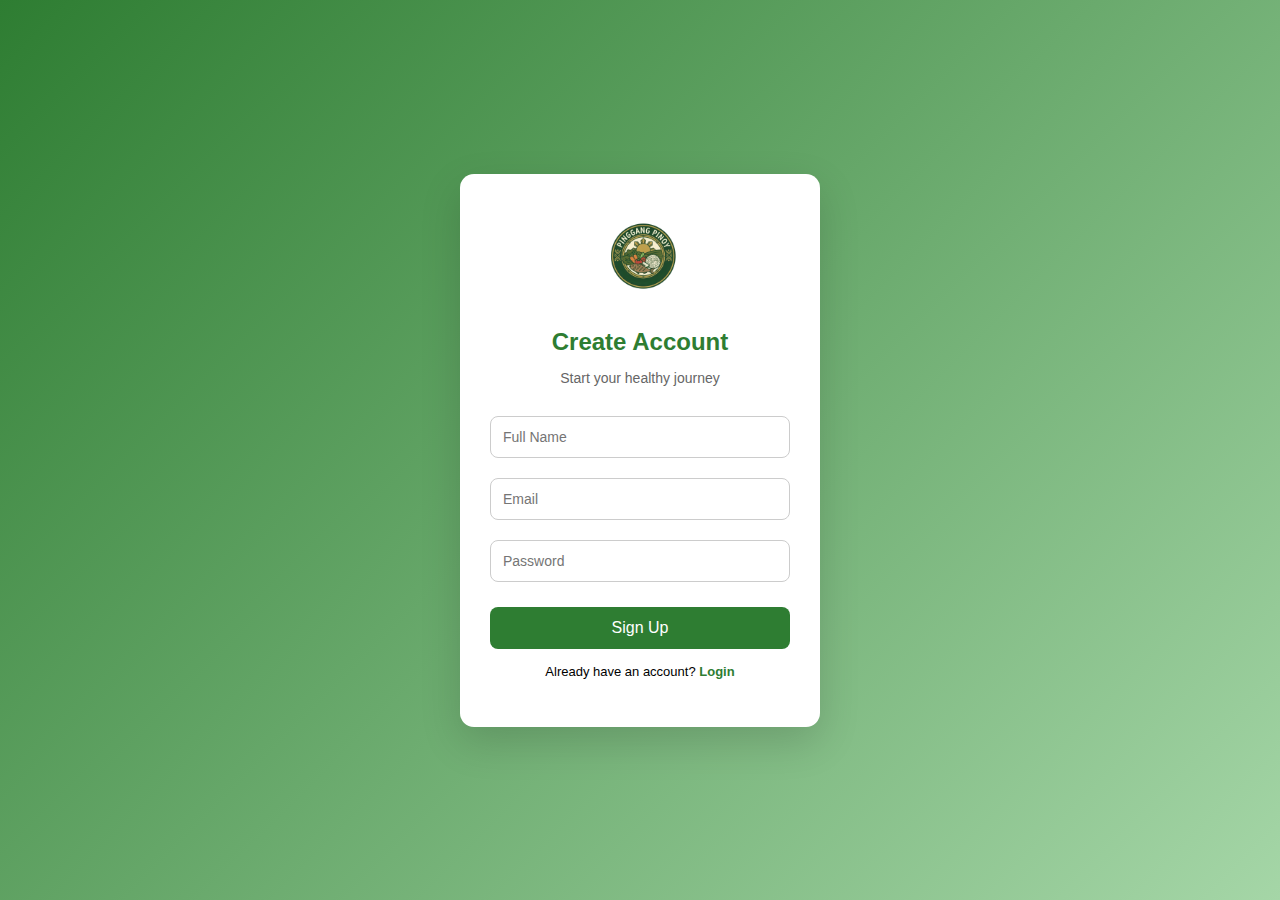
<file: signup.html>
<!DOCTYPE html>
<html lang="en">
<head>
  <meta charset="UTF-8">
  <meta name="viewport" content="width=device-width, initial-scale=1">
  <title>Pinggang Pinoy | Sign Up</title>
  <link rel="stylesheet" href="css/style-1.css">
</head>
<body class="auth-body">

  <div class="auth-container">
    <div class="auth-card">

      <img src="images/logo.png" alt="Pinggang Pinoy Logo" class="auth-logo">

      <h2>Create Account</h2>
      <p class="auth-sub">Start your healthy journey</p>

      <form onsubmit="signupUser(event)">
        <input type="text" id="name" placeholder="Full Name" required>
        <input type="email" id="email" placeholder="Email" required>
        <input type="password" id="password" placeholder="Password" required>

        <button type="submit" onclick="location.href='home.html'">Sign Up</button>
      </form>

      <p class="auth-footer">
        Already have an account?
        <a href="index.html">Login</a>
      </p>

    </div>
  </div>

 

</body>
</html>
</file>
<file: css/style-1.css>
* {
  box-sizing: border-box;
  font-family: 'Segoe UI', sans-serif;
}

/* Background */
.auth-body {
  margin: 0;
  height: 100vh;
  background: linear-gradient(135deg, #2e7d32, #a5d6a7);
  display: flex;
  justify-content: center;
  align-items: center;
}

/* Container */
.auth-container {
  width: 100%;
  display: flex;
  justify-content: center;
  align-items: center;
}

/* Card */
.auth-card {
  background: #ffffff;
  width: 360px;
  padding: 35px 30px;
  border-radius: 14px;
  text-align: center;
  box-shadow: 0 15px 40px rgba(0,0,0,0.15);
}

/* Logo */
.auth-logo {
  width: 90px;
  margin-bottom: 15px;
}

/* Headings */
.auth-card h2 {
  margin: 10px 0 5px;
  color: #2e7d32;
}

.auth-sub {
  font-size: 14px;
  color: #666;
  margin-bottom: 20px;
}

/* Inputs */
.auth-card input {
  width: 100%;
  padding: 12px;
  margin: 10px 0;
  border-radius: 8px;
  border: 1px solid #ccc;
  font-size: 14px;
}

/* Button */
.auth-card button {
  width: 100%;
  padding: 12px;
  margin-top: 15px;
  border: none;
  border-radius: 8px;
  background: #2e7d32;
  color: #ffffff;
  font-size: 16px;
  cursor: pointer;
}

.auth-card button:hover {
  background: #1b5e20;
}

/* Footer */
.auth-footer {
  margin-top: 15px;
  font-size: 13px;
}

.auth-footer a {
  color: #2e7d32;
  text-decoration: none;
  font-weight: bold;
}
</file>
<file: css/footer-style.css>
/* ========================
   FOOTER
======================== */

.footer-bg {
  background: #1B3D2F;
  padding: 20px 20px;
}

/* MAIN FOOTER LAYOUT */
.footer-content {
  display: flex;
  justify-content: space-between;
  align-items: flex-start;
  max-width: 1200px;
  margin: 0 auto;
  gap: 60px;
  /* FIX: use px, not % */
  flex-wrap: wrap;
  /* FIX: allow wrapping */
  color: #EAD9B7;
  font-family: 'Poppins', 'Cormorant Garamond', serif;
}

/* EACH COLUMN */
.footer-section {
  display: block;
  /* FIX: remove inner flex */
  min-width: 180px;
}

/* LOGO */
.footer-logo {
  margin: 0;
}

.footer-logo-img {
  width: 200px;
  height: auto;
}

.footer-content a {
  font-size: 20px;
  color: #CBB48A;
  margin: 0 15px;
  transition: 0.3s ease;
  text-decoration: none;
}

/* TEXT */
.text-1 {
  font-size: 30px;
  margin-bottom: 10px;
}

.text {
  font-size: 25px;
  margin: 6px 0;
  color: #fff;
}

.text:hover {
  color: #EAD9B7;
}

.arrow {
  display: none;
}

.footer-title {
  display: none;
}

hr {
  display: none;
}

.footer-content1 {
  display: none
}

.footer-2 {
  padding: 0px 20px 10px 20px;
  background: #1B3D2F;
  display: flex;
  flex-wrap: wrap;
  justify-content: center;
  align-items: center;
  gap: 20px;
  text-align: center;
}

.icons-1 a {
  font-size: 30px;
  color: #CBB48A;
  margin: 0 15px;
  transition: 0.3s ease;
  text-decoration: none;
}

.text2 a {
  font-size: 25px;
  color: #CBB48A;
  text-decoration: none;
  transition: 0.3s ease;
}

.text3 {
  font-size: 25px;
  color: #CBB48A;
}

.hamburger {
  display: none;
  flex-direction: column;
  gap: 4px;
  cursor: pointer;
}

.hamburger span {
  width: 25px;
  height: 3px;
  background: var(--nav-text);
  border-radius: 2px;
  transition: all 0.3s ease;
}





@media (max-width: 480px) {
  .footer-section {
    width: 100%;
    /* FULL WIDTH */
    max-width: 100%;
    box-sizing: border-box;
  }

 .logo-img {
  width: 90px;
  height: auto;
  display: block;
}




  .footer-title {
    width: 100%;
    /* ← ADD THIS */
    background: none;
    border: none;
    color: #EAD9B7;
    font-size: 15px;
    font-family: 'Poppins', serif;
    padding: 10px 0;
    cursor: pointer;
    font-weight: 600;

    display: flex;
    justify-content: space-between;
    /* text left, arrow right */
    align-items: center;
  }


  .footer-title .arrow {
    color: #CBB48A;
    display: inline-block;
    transition: transform 0.3s ease-in-out;
    transform-origin: center;
  }

  .footer-links {
    max-height: 0;
    opacity: 0;
    overflow: hidden;
    transition: max-height 0.5s ease-in-out, opacity 0.5s ease-in-out, padding 0.5s ease-in-out;
  }

  .footer-section.active .footer-links {
    display: grid;
    max-height: 500px;
    /* adjust for taller content */
    opacity: 1;
    padding: 5px 0;
    /* adds spacing when open */
    justify-content: start;
    text-align: left;
  }

  .footer-section.active .footer-title .arrow {
    transform: rotate(180deg);
  }

  .footer-bg {
    padding: 5px 10px;
  }

  .footer-links .text {
    font-size: 16px;
    margin: 6px 0;
    transition: opacity 0.3s ease;
  }

  .footer-content {
    display: flex;
    flex-direction: column;
    width: 100%;
    max-width: 100%;
    margin: 0;
    padding: 0;
    align-items: stretch;
    gap: 1px;
    box-sizing: border-box;
  }


  .footer-logo {
    display: none;
  }

  .text-1 {
    display: none;
  }

  .text:hover {
    background-color: #2E5339;
  }

  hr {
    display: block;
  }


  .footer-content1 {
    display: flex;
    align-items: center;
    /* vertical alignment */
    justify-content: space-between;
    max-width: 1200px;
    width: 100%;
    margin: 0 auto;
    padding: 0px 15px 0px 0px;
    box-sizing: border-box;
  }




  .icons {
  display: flex;
  align-items: center;
  gap: 15px;        /* spacing between icons */
}

  

  .icons a {
  color: #CBB48A;
  font-size: 34px;
  text-decoration: none;
  transition: color 0.3s ease;
}

.icons a:hover {
  color: #ffffff;
}


  .icons-1 a {
    display: none;
  }

  .text2 a {
    font-size: 15px;
    color: #CBB48A;
    text-decoration: none;
    transition: 0.3s ease;
  }

  .text3 {
    font-size: 15px;
    color: #CBB48A;
  }

  .footer-2 {
    padding: 10px;
  }

  .footer-content a{
    font-size: 16px;
  }

}
</file>
<file: css/style.css>
/* =======================
   COLOR VARIABLES
======================= */
:root {
    --body-green: #DFF5E0;
    --nav-green: #1B3D2F;
    --nav-text: #EAD9B7;
    --accent: #CBB48A;
    --dark-green: #2E5339;
    --white: #ffffff;
}

/* =======================
   GLOBAL RESET
======================= */
* {
    margin: 0;
    padding: 0;
    box-sizing: border-box;
}

body {
    background-color: #1B3D2F;
    font-family: 'Poppins', sans-serif;
    color: var(--dark-green);
    min-height: 100vh;
}

h2 {
    font-family: 'Playfair Display', serif;
}

h3 {
    font-family: 'Cormorant Garamond', serif;
}

/* ========================
   ANIMATIONS
======================== */
@keyframes fadeUp {
    from {
        opacity: 0;
        top: -20px;
    }
    to {
        opacity: 1;
        top: 15px;
    }
}

/* ========================
   NAVBAR (GLASS STYLE)
======================== */
.navbar {
    position: fixed;
    top: 15px;
    left: 50%;
    transform: translateX(-50%);
    width: 94%;
    max-width: 1400px;
    z-index: 1000;

    background: rgba(27, 61, 47, 0.85);
    backdrop-filter: blur(10px);
    padding: 12px 30px;
    border-radius: 30px;

    display: flex;
    justify-content: space-between;
    align-items: center;

    box-shadow: 0 10px 30px rgba(0, 0, 0, 0.3);
    animation: fadeUp 1s ease;
}

.brand {
    display: flex;
    align-items: center;
    gap: 0.6rem;
}

.nav-logo {
    height: 55px;
    width: 55px;
    object-fit: contain;
}

.nav-text {
    color: var(--nav-text);
    font-family: "Playfair Display", serif;
    font-size: 22px;
}

.welcome-text {
    text-align: center;
    font-family: 'Playfair Display', serif;
    font-size: 20px;
    color: var(--nav-text);
}

/* Hamburger - Hidden on Desktop */
.hamburger {
    display: none;
    flex-direction: column;
    gap: 4px;
    cursor: pointer;
}

.hamburger span {
    width: 25px;
    height: 3px;
    background: var(--nav-text);
    border-radius: 2px;
    transition: all 0.3s ease;
}

/* Navigation Links */
.nav-links {
    display: flex;
    gap: 30px;
}

.nav-links a {
    color: var(--nav-text);
    text-decoration: none;
    font-size: 16px;
    font-weight: 600;
    font-family: 'Montserrat', sans-serif;
    position: relative;
}

.nav-links a::after {
    content: "";
    position: absolute;
    width: 0;
    height: 2px;
    left: 0;
    bottom: -6px;
    background: var(--accent);
    transition: width 0.3s ease;
}

.nav-links a:hover::after {
    width: 100%;
}

/* =======================
   LAYOUT
======================= */
.container {
    display: flex;
    min-height: calc(100vh - 100px);
    padding-top: 100px; /* Prevents navbar from blocking content */
}

/* Mobile Navigation Bar - Hidden on Desktop */
.mobile-nav-bar {
    display: none;
}

/* =======================
   SIDEBAR
======================= */
.sidebar {
    width: 250px;
    background-color: var(--nav-green);
    padding: 30px 20px;
    color: var(--nav-text);
    flex-shrink: 0;
}

.sidebar ul {
    list-style: none;
}

.sidebar li {
    margin-bottom: 12px;
    border-radius: 8px;
    transition: background 0.3s ease;
}

.sidebar li a {
    display: block;
    padding: 12px 15px;
    font-family: 'Montserrat', sans-serif;
    color: inherit;
    text-decoration: none;
}

.sidebar li:hover,
.sidebar li.active {
    background-color: var(--dark-green);
}

.logout {
    margin-top: 25px;
    color: #f2c9a0;
}

/* =======================
   SIDEBAR HELP & SUPPORT
======================= */
.sidebar-help {
    margin-top: 40px;
    padding: 18px;
    border-radius: 14px;
    background-color: rgba(255, 255, 255, 0.08);
}

.sidebar-help h3 {
    margin-bottom: 15px;
    font-size: 18px;
    color: var(--nav-text);
}

/* Help items */
.help-item {
    display: grid;
    grid-template-columns: 28px 1fr;
    column-gap: 10px;
    align-items: start;
    padding: 10px 12px;
    border-radius: 10px;
    transition: background 0.3s ease;
}

.help-item:not(:last-child) {
    margin-bottom: 10px;
}

.help-item:hover {
    background-color: rgba(234, 217, 183, 0.15);
}

.help-icon {
    font-size: 18px;
    line-height: 1;
    text-align: center;
}

.help-text small {
    display: block;
    font-size: 11px;
    font-family: 'Montserrat', sans-serif;
    color: rgba(234, 217, 183, 0.7);
    margin-bottom: 2px;
}

.help-text a {
    font-size: 14px;
    font-family: 'Montserrat', sans-serif;
    color: var(--nav-text);
    text-decoration: none;
    word-break: break-word;
}

.help-text a:hover {
    text-decoration: underline;
}

/* =======================
   MAIN CONTENT
======================= */
.content {
    flex: 1;
    padding: 35px;
    overflow-y: auto;
    background-color: #DFF5E0;
}

/* =======================
   CARD BASE
======================= */
.card {
    background-color: var(--white);
    border-radius: 18px;
    padding: 30px;
    box-shadow: 0 10px 25px rgba(0, 0, 0, 0.08);
}

/* =======================
   PROFILE LAYOUT
======================= */
.profile-layout {
    display: flex;
    gap: 30px;
}

.profile-info {
    flex: 3;
}

/* =======================
   PROFILE HEADER
======================= */
.profile-header {
    display: flex;
    justify-content: space-between;
    align-items: center;
    position: relative;
    margin-bottom: 20px;
}

/* Floating Edit Button */
.floating-edit {
    position: absolute;
    right: 0;
    top: 0;
}

/* =======================
   INFO GRID
======================= */
.info-grid {
    display: grid;
    grid-template-columns: repeat(2, 1fr);
    gap: 18px;
    margin-bottom: 25px;
}

label {
    font-size: 13px;
    font-family: 'Montserrat', sans-serif;
}

input,
select {
    width: 100%;
    padding: 10px;
    border-radius: 8px;
    border: 1px solid var(--accent);
    margin-top: 4px;
    font-family: 'Poppins', sans-serif;
}

/* =======================
   ADDRESS SECTION
======================= */
.address-list {
    display: flex;
    gap: 20px;
    margin-top: 15px;
    flex-wrap: wrap;
}

.address-card {
    background-color: var(--accent);
    padding: 15px;
    border-radius: 12px;
    min-width: 180px;
    flex: 1;
    max-width: 220px;
}

.address-card p {
    margin: 6px 0;
    background: none;
    padding: 0;
    border: none;
    box-shadow: none;
}

.address-card button {
    margin-top: 10px;
    padding: 6px 12px;
    border: none;
    border-radius: 6px;
    background-color: var(--nav-green);
    color: var(--nav-text);
    cursor: pointer;
    font-family: 'Montserrat', sans-serif;
}

/* =======================
   RIGHT PROFILE CARD
======================= */
.profile-card {
    flex: 1;
    background-color: var(--nav-green);
    color: var(--nav-text);
    border-radius: 18px;
    padding: 25px;
    text-align: center;
    min-width: 280px;
}

.profile-pic-lg {
    width: 120px;
    height: 120px;
    background-color: var(--accent);
    border-radius: 50%;
    margin: 0 auto 15px;
    object-fit: cover;
}

/* =======================
   BUTTONS
======================= */
.edit-btn {
    padding: 10px 18px;
    border-radius: 10px;
    border: none;
    background-color: var(--accent);
    color: var(--nav-green);
    font-family: 'Montserrat', sans-serif;
    font-weight: 600;
    cursor: pointer;
    box-shadow: 0 6px 15px rgba(0, 0, 0, 0.15);
}

/* =======================
   PAYMENT METHODS (RIGHT CARD)
======================= */
.payment-section {
    margin-top: 25px;
    text-align: left;
}

.payment-header {
    display: flex;
    justify-content: space-between;
    align-items: center;
    margin-bottom: 15px;
}

.payment-header h4 {
    font-family: 'Montserrat', sans-serif;
    font-size: 14px;
    color: var(--nav-text);
}

.add-payment {
    width: 32px;
    height: 32px;
    border-radius: 8px;
    border: none;
    background-color: var(--accent);
    color: var(--nav-green);
    font-size: 18px;
    cursor: pointer;
}

/* Payment Card */
.payment-card {
    background-color: rgba(255, 255, 255, 0.1);
    border-radius: 14px;
    padding: 12px;
    display: flex;
    justify-content: space-between;
    align-items: center;
    margin-bottom: 12px;
}

.payment-card.default {
    border: 1px solid var(--accent);
}

.payment-left {
    display: flex;
    align-items: center;
    gap: 10px;
}

.payment-icon {
    width: 36px;
    height: 36px;
    border-radius: 10px;
    background-color: var(--accent);
    color: var(--nav-green);
    display: flex;
    align-items: center;
    justify-content: center;
    font-size: 18px;
}

.payment-card strong {
    display: block;
    font-size: 13px;
}

.payment-card small {
    font-size: 11px;
    opacity: 0.8;
}

/* Badge */
.badge {
    background-color: #e8f6ee;
    color: #2e7d5b;
    font-size: 11px;
    padding: 4px 8px;
    border-radius: 10px;
}

/* Set Default Button */
.set-default {
    background-color: transparent;
    border: 1px solid var(--accent);
    color: var(--nav-text);
    padding: 5px 10px;
    border-radius: 8px;
    font-size: 11px;
    cursor: pointer;
}

.set-default:hover {
    background-color: var(--accent);
    color: var(--nav-green);
}

footer {
    background: linear-gradient(180deg, #2E5339, #1B3D2F);
  text-align: center;
  padding: 18px;
  font-size: 14px;
  color: var(--nav-text);
  opacity: 0.9;
}












/* =======================
   RESPONSIVE - MOBILE
======================= */
@media (max-width: 768px) {
    /* Navbar adjustments */
    .navbar {
        transform: none;
        left: 0;
        position: fixed;
        top: 10px;
        padding: 0.75em 1em;
        width: calc(100% - 20px);
        margin: 0 10px;
        box-sizing: border-box;
        flex-wrap: wrap;
        gap: 0.5em;
        border-radius: 20px;
    }

    .nav-logo {
        height: 38px;
        width: 38px;
    }

    .nav-text {
        font-size: 16px;
    }

    /* Hide welcome text on mobile */
    .welcome-text {
        display: none;
    }

    /* Show hamburger on mobile */
    .hamburger {
        display: flex;
        order: 3;
    }

    /* Nav links - dropdown style on mobile */
    .nav-links {
        position: absolute;
        top: 100%;
        left: 0;
        right: 0;
        background: var(--nav-green);
        flex-direction: column;
        gap: 0;
        max-height: 0;
        opacity: 0;
        overflow: hidden;
        pointer-events: none;
        transition: all 0.3s ease;
        border-radius: 0 0 12px 12px;
        margin-top: 10px;
    }

    .nav-links.active {
        max-height: 300px;
        opacity: 1;
        pointer-events: auto;
        padding: 0.75rem 0;
    }

    .nav-links a {
        font-size: 16px;
        padding: 0.75rem 1.5rem;
        text-align: center;
        display: block;
    }

    .nav-links a::after {
        display: none;
    }

    /* Hide sidebar on mobile */
    .sidebar {
        display: none;
    }

    /* Show mobile navigation bar */
    .mobile-nav-bar {
        display: flex;
        background-color: var(--nav-green);
        padding: 10px 15px;
        gap: 10px;
        overflow-x: auto;
        position: sticky;
        top: 80px;
        z-index: 100;
        width: 100%;
    }

    .mobile-nav-bar a {
        color: var(--accent);
        font-size: 12px;
        text-decoration: none;
        font-weight: 600;
        padding: 8px 12px;
        border-radius: 20px;
        white-space: nowrap;
        transition: all 0.3s ease;
    }

    .mobile-nav-bar a.active,
    .mobile-nav-bar a:hover {
        background-color: var(--dark-green);
        color: var(--nav-text);
    }

    /* Container adjustments */
    .container {
        flex-direction: column;
        padding-top: 80px;
    }

    /* Content adjustments */
    .content {
        padding: 15px;
    }

    /* Profile layout - stack on mobile */
    .profile-layout {
        flex-direction: column;
    }

    .profile-info {
        order: 2;
    }

    .profile-card {
        order: 1;
        min-width: 100%;
    }

    /* Card adjustments */
    .card {
        padding: 20px;
        border-radius: 15px;
    }

    /* Profile header */
    .profile-header {
        flex-direction: column;
        align-items: flex-start;
        gap: 15px;
    }

    .floating-edit {
        position: static;
    }

    /* Info grid - single column on mobile */
    .info-grid {
        grid-template-columns: 1fr;
        gap: 15px;
    }

    /* Address cards */
    .address-list {
        flex-direction: column;
    }

    .address-card {
        max-width: 100%;
        width: 100%;
    }

    /* Profile picture */
    .profile-pic-lg {
        width: 100px;
        height: 100px;
    }

    /* Payment section */
    .payment-card {
        flex-direction: column;
        align-items: flex-start;
        gap: 10px;
    }

    .payment-left {
        width: 100%;
    }

    .badge,
    .set-default {
        align-self: flex-end;
    }
}

/* Extra small screens */
@media (max-width: 480px) {
    .navbar {
        padding: 0.5em 0.75em;
        position: absolute;
    }

    .nav-text {
        font-size: 14px;
    }

    .mobile-nav-bar {
        gap: 5px;
        padding: 8px 10px;
        position: sticky;
        top: 0px;
    }

    .mobile-nav-bar a {
        font-size: 11px;
        padding: 6px 10px;
    }

    .content {
        padding: 10px;
    }

    .card {
        padding: 15px;
    }

    .profile-pic-lg {
        width: 80px;
        height: 80px;
    }

    h2 {
        font-size: 20px;
    }

    h3 {
        font-size: 18px;
    }
}
</file>
<file: css/cart.css>
/* =======================
   CART PAGE STYLE ONLY
======================= */

:root {
    --body-green: #DFF5E0;
    --nav-green: #1B3D2F;
    --nav-text: #EAD9B7;
    --accent: #CBB48A;
    --dark-green: #2E5339;
    --white: #ffffff;
    --buttons: rgba(255, 255, 255, 0.65);
}

/* Page background */
body {
    background-color: var(--body-green);
    font-family: 'Poppins', sans-serif;
    color: var(--dark-green);
}

/* Container for cart page - make it narrower and centered */
.container {
    max-width: 800px;
    margin: 0 auto;
}



/* ========================
   BANNER
======================== */
.banner {
  display: flex;
  align-items: end;
  justify-content: flex-start;
  position: relative;
  background: linear-gradient(90deg, #2B4D3E, #2E5339);
  color: #EAD9B7;
  padding: 20px 100px;
  height: 170px;
  animation: fadeIn 1s ease;
}

.banner-text {
  position: absolute;
 
  font-family: 'Cinzel', serif;
  font-size: 40px;
  font-weight: 500;
  letter-spacing: 3px;
  color: #EAD9B7;
}


/* Navbar */
.navbar {
  position: fixed;
  top: 10px;
  left: 50%;
  transform: translateX(-50%);
  width: 93%;
  z-index: 1000;
  background: #1B3D2F;
  padding: 10px 20px 10px 10px;
  display: flex;
  justify-content: space-between;
  align-items: center;
  box-shadow: 0 4px 15px rgba(0, 0, 0, 0.15);
  border-radius: 25px;
  transition: background 0.3s ease, box-shadow 0.3s ease;
}

.brand {
  display: flex;
  align-items: center;
  gap: 0.5rem;
}

.nav-logo {
  height: 60px;
  max-width: 100%;
  object-fit: contain;
}

.nav-text {
  color: #EAD9B7;
  font-family:'Playfair Display', serif;
  font-size: 25px;
  letter-spacing: 1px;
}

.nav-links {
  display: flex;
  gap: 30px;
  justify-content: flex-end;
  transition: max-height 0.4s ease, opacity 0.4s ease;
}

.nav-links a {
  color: #fff;
  text-decoration: none;
  font-size: 18px;
  font-weight: 600;
  padding-bottom: 5px;
  transition: color 0.3s, border-bottom 0.3s;
}

.nav-links a:hover {
  color: #EAD9B7;
  border-bottom: 2px solid #EAD9B7;
}


/* Cart item cards */
#cart-items .cart-card {
    width: 100%;
    background: var(--white);
    border-radius: 12px;
    padding: 18px 20px;
    box-shadow: 0 6px 18px rgba(0, 0, 0, 0.15);
    margin-bottom: 18px;
    display: flex;
    justify-content: space-between;
    align-items: center;
}

/* Item titles */
#cart-items .item-title {
    font-size: 18px;
    font-weight: bold;
    color: var(--dark-green);
    margin-bottom: 6px;
}

/* Price text */
#cart-items .item-price {
    color: var(--nav-green);
    font-size: 17px;
    font-weight: 600;
}

/* Buttons */
.qty-btn {
    background: var(--buttons);
    color: var(--nav-green);
    border: 2px solid var(--nav-green);
    border-radius: 6px;
    cursor: pointer;
    font-size: 16px;
    font-weight: bold;
    transition: 0.2s ease;
    padding: 6px 14px;
}
.qty-btn:hover {
    transform: scale(1.1);
    background: var(--accent);
}

.remove-btn {
    background: #b22;
    color: #fff;
    padding: 6px 14px;
    border-radius: 6px;
    cursor: pointer;
    font-size: 14px;
    border: none;
}
.remove-btn:hover {
    background: #911;
}

/* Order summary */
#cart-summary {
    background: var(--white);
    border-radius: 12px;
    padding: 20px;
    box-shadow: 0 6px 18px rgba(0, 0, 0, 0.15);
    margin-top: 20px;
}

#cart-summary h3 {
    font-size: 22px;
    font-family: 'Cormorant Garamond', serif;
    margin-bottom: 10px;
}

#total-text {
    font-size: 20px;
    font-weight: bold;
    color: var(--nav-green);
}

/* Checkout Button */
#checkout-btn {
    background: var(--nav-green);
    color: var(--nav-text);
    padding: 12px 25px;
    border-radius: 12px;
    border: none;
    cursor: pointer;
    width: 100%;
    margin-top: 12px;
    font-size: 18px;
    font-weight: 600;
    transition: 0.2s ease;
}
#checkout-btn:hover {
    background: var(--accent);
    transform: translateY(-2px);
}

/* Toast Notification */
.toast {
    position: fixed;
    top: 20px;
    right: 20px;
    background-color: var(--nav-green);
    color: var(--nav-text);
    padding: 12px 18px;
    border-radius: 10px;
    opacity: 0;
    transform: translateX(120%);
    transition: 0.4s ease;
    font-weight: 600;
    z-index: 9999;
}
.toast.show {
    opacity: 1;
    transform: translateX(0);
}
</file>
<file: css/h-style.css>
/* =======================
   COLOR VARIABLES
======================= */
:root {
    --body-green: #DFF5E0;
    --nav-green: #1B3D2F;
    --nav-text: #EAD9B7;
    --accent: #CBB48A;
    --dark-green: #2E5339;
    --white: #ffffff;
    --success: #4CAF50;
}

/* =======================
   GLOBAL RESET
======================= */
* {
    margin: 0;
    padding: 0;
    box-sizing: border-box;
}

body {
    background-color: var(--body-green);
    font-family: 'Poppins', sans-serif;
    color: var(--dark-green);
    min-height: 100vh;
}

h2 {
    font-family: 'Playfair Display', serif;
}

h3 {
    font-family: 'Cormorant Garamond', serif;
}

/* =======================
   NAVBAR
======================= */
.navbar {
    background-color: var(--nav-green);
    color: var(--nav-text);
    padding: 10px 20px;
    display: grid;
    grid-template-columns: auto 1fr auto;
    align-items: center;
}

.brand {
    display: flex;
    align-items: center;
    gap: 8px;
}

.brand-logo {
    width: 90px;
    height: 90px;
    object-fit: contain;
}

.brand-name {
    font-family: 'Ultra', serif;
    font-size: 22px;
}

.welcome-text {
    text-align: center;
    font-family: 'Playfair Display', serif;
    font-size: 22px;
}

.nav-link {
    font-family: 'Montserrat', sans-serif;
    font-size: 15px;
    color: var(--nav-text);
    text-decoration: underline;
    text-underline-offset: 5px;
}

/* =======================
   LAYOUT
======================= */
.container {
    display: flex;
    min-height: calc(100vh - 100px);
}

.main-content {
    flex: 1;
    padding: 40px;
    display: flex;
    justify-content: center;
    align-items: center;
}

/* =======================
   SIDEBAR
======================= */
.sidebar {
    width: 250px;
    background-color: var(--nav-green);
    padding: 30px 20px;
    color: var(--nav-text);
}

.sidebar ul {
    list-style: none;
}

.sidebar li {
    border-radius: 8px;
    margin-bottom: 12px;
    transition: background 0.3s ease;
}

.sidebar a {
    display: block;
    padding: 12px 15px;
    font-family: 'Montserrat', sans-serif;
    color: inherit;
    text-decoration: none;
}

.sidebar li:hover,
.sidebar li.active {
    background-color: var(--dark-green);
}

.logout {
    margin-top: 30px;
    color: #f2c9a0;
}

/* =======================
   SIDEBAR HELP & SUPPORT
======================= */
.sidebar-help {
    margin-top: 40px;
    padding: 18px;
    border-radius: 14px;
    background-color: rgba(255, 255, 255, 0.08);
}

.sidebar-help h3 {
    margin-bottom: 15px;
    font-size: 18px;
    color: var(--nav-text);
}

/* Help items */
.help-item {
    display: flex;
    align-items: center;
    gap: 12px;
    padding: 10px 12px;
    border-radius: 10px;
    transition: background 0.3s ease;
}

.help-item:not(:last-child) {
    margin-bottom: 10px;
}

.help-item:hover {
    background-color: rgba(234, 217, 183, 0.15);
}

.help-icon {
    font-size: 20px;
}

.help-text small {
    display: block;
    font-size: 11px;
    font-family: 'Montserrat', sans-serif;
    color: rgba(234, 217, 183, 0.7);
    margin-bottom: 2px;
}

.help-text a {
    font-size: 14px;
    font-family: 'Montserrat', sans-serif;
    color: var(--nav-text);
    text-decoration: none;
    word-break: break-word;
    padding-left: -50px;
}

.help-text a:hover {
    text-decoration: underline;
}

/* =======================
   HEALTH PROFILE CARD
======================= */
.health-profile-card {
    background-color: var(--white);
    border-radius: 20px;
    padding: 30px;
    max-width: 900px;
    margin: 0 auto;
}

/* SECTION TITLE */
.section-title {
    font-family: 'Playfair Display', serif;
    font-size: 28px;
    color: var(--nav-green);
    margin-bottom: 25px;
}

.profile-section {
    margin-bottom: 30px;
}

.profile-section h3 {
    font-family: 'Poppins', sans-serif;
    font-size: 16px;
    margin-bottom: 12px;
}

/* =======================
   DIET / ALLERGY GRID
======================= */
.diet-grid {
    display: grid;
    grid-template-columns: repeat(auto-fit, minmax(260px, 1fr));
    gap: 16px;
}

/* =======================
   DIET / ALLERGY CARD
======================= */
.diet-card {
    position: relative;
    border: 2px solid #e6e0d8;
    border-radius: 14px;
    padding: 18px;
    cursor: pointer;
    transition: all 0.25s ease;
    background-color: var(--white);
    display: flex;
    align-items: center;
}

.diet-card input {
    display: none;
}

.diet-content h4 {
    margin: 0;
    font-size: 15px;
    font-weight: 600;
    color: #2f2f2f;
}

.diet-content p {
    margin-top: 4px;
    font-size: 13px;
    color: #777;
}

/* Hover */
.diet-card:hover {
    border-color: var(--success);
}

/* =======================
   SELECTED STATE
======================= */
.diet-card input:checked ~ .diet-content h4 {
    color: #2e7d32;
}

.diet-card input:checked ~ .diet-content p {
    color: var(--success);
}

.diet-card input:checked ~ .checkmark {
    opacity: 1;
}

.diet-card input:checked ~ .diet-content {
    font-weight: 600;
}

.diet-card input:checked ~ .diet-content {
    color: #2e7d32;
}

.diet-card input:checked {
    border-color: var(--success);
}

/* =======================
   CHECKMARK
======================= */
.checkmark {
    position: absolute;
    right: 14px;
    top: 14px;
    width: 22px;
    height: 22px;
    border-radius: 50%;
    background-color: var(--success);
    color: var(--white);
    display: flex;
    align-items: center;
    justify-content: center;
    font-size: 14px;
    opacity: 0;
    transition: opacity 0.2s ease;
}

/* =======================
   ALLERGY CARDS
======================= */
.allergy-pill-group {
    display: flex;
    flex-wrap: wrap;
    gap: 12px;
}

.allergy-pill {
    cursor: pointer;
}

.allergy-pill input {
    display: none;
}

.allergy-pill span {
    display: inline-block;
    padding: 10px 18px;
    border-radius: 999px;
    border: 2px solid var(--accent);
    background-color: var(--white);
    color: var(--dark-green);
    font-family: 'Montserrat', sans-serif;
    font-size: 14px;
    font-weight: 500;
    transition: all 0.25s ease;
}

/* Hover */
.allergy-pill span:hover {
    transform: translateY(-1px);
}

/* Selected state */
.allergy-pill input:checked + span {
    background-color: #2E5339; /* matches image tone */
    border-color: #2E5339;
    color: var(--white);
}

.save-section {
    margin-top: 40px;
    text-align: right;
}

.save-btn {
    background-color: #CBB48A;
    color: #1B3D2F;
    border: none;
    padding: 12px 28px;
    border-radius: 25px;
    font-family: 'Montserrat', sans-serif;
    font-weight: 600;
    cursor: pointer;
    transition: background 0.3s ease, transform 0.2s ease;
}

.save-btn:hover {
    background-color: #2E5339;
    transform: translateY(-2px);
}

/* === FORCE HELP ALIGNMENT (OVERRIDE FIX) === */
.sidebar-help .help-item {
    display: grid !important;
    grid-template-columns: 28px 1fr !important;
    column-gap: 10px !important;
    align-items: start !important;
}

.sidebar-help .help-icon {
    font-size: 18px;
    line-height: 1 !important;
    text-align: center;
}

.sidebar-help .help-text {
    margin: 0 !important;
    padding: 0 !important;
}

.sidebar-help .help-text small,
.sidebar-help .help-text a {
    display: block;
    padding: 0 !important;
    margin: 0 !important;
    text-align: left;
}

.sidebar-help .help-text small {
    margin-bottom: 2px !important;
    line-height: 1.15;
}

.sidebar-help .help-text a {
    line-height: 1.3;
    word-break: normal !important;
    overflow-wrap: anywhere;
}
</file>
<file: css/n-style.css>
/* =======================
   COLOR VARIABLES
======================= */
:root {
    --body-green: #DFF5E0;
    --nav-green: #1B3D2F;
    --nav-text: #EAD9B7;
    --accent: #CBB48A;
    --dark-green: #2E5339;
    --white: #ffffff;
    --success: #4CAF50;
}
/* ========================
   BANNER
======================== */
.banner {
  display: flex;
  align-items: end;
  justify-content: flex-start;
  position: relative;
  background: linear-gradient(90deg, #2B4D3E, #2E5339);
  color: #EAD9B7;
  padding: 20px 100px;
  height: 170px;
  animation: fadeIn 1s ease;
}

.banner-text {
  position: absolute;
 
  font-family: 'Cinzel', serif;
  font-size: 40px;
  font-weight: 500;
  letter-spacing: 3px;
  color: #EAD9B7;
}


/* Navbar */
.navbar {
  position: fixed;
  top: 10px;
  left: 50%;
  transform: translateX(-50%);
  width: 93%;
  z-index: 1000;
  background: #1B3D2F;
  padding: 10px 20px 10px 10px;
  display: flex;
  justify-content: space-between;
  align-items: center;
  box-shadow: 0 4px 15px rgba(0, 0, 0, 0.15);
  border-radius: 25px;
  transition: background 0.3s ease, box-shadow 0.3s ease;
}

.brand {
  display: flex;
  align-items: center;
  gap: 0.5rem;
}

.nav-logo {
  height: 60px;
  max-width: 100%;
  object-fit: contain;
}

.nav-text {
  color: #EAD9B7;
  font-family:'Playfair Display', serif;
  font-size: 25px;
  letter-spacing: 1px;
}

.nav-links {
  display: flex;
  gap: 30px;
  justify-content: flex-end;
  transition: max-height 0.4s ease, opacity 0.4s ease;
}

.nav-links a {
  color: #fff;
  text-decoration: none;
  font-size: 18px;
  font-weight: 600;
  padding-bottom: 5px;
  transition: color 0.3s, border-bottom 0.3s;
}

.nav-links a:hover {
  color: #EAD9B7;
  border-bottom: 2px solid #EAD9B7;
}
/* =======================
   GLOBAL RESET
======================= */
* {
    margin: 0;
    padding: 0;
    box-sizing: border-box;
}

body {
    background-color: var(--body-green);
    font-family: 'Poppins', sans-serif;
    color: var(--dark-green);
    min-height: 100vh;
}

h2 {
    font-family: 'Playfair Display', serif;
}

h3 {
    font-family: 'Cormorant Garamond', serif;
}

/* =======================
   NAVBAR
======================= */
.navbar {
    background-color: var(--nav-green);
    color: var(--nav-text);
    padding: 10px 20px;
    display: grid;
    grid-template-columns: auto 1fr auto;
    align-items: center;
}

.brand {
    display: flex;
    align-items: center;
    gap: 8px;
}

.brand-logo {
    width: 90px;
    height: 90px;
    object-fit: contain;
}

.brand-name {
    font-family: 'Ultra', serif;
    font-size: 22px;
}

.welcome-text {
    text-align: center;
    font-family: 'Playfair Display', serif;
    font-size: 22px;
}

.nav-link {
    font-family: 'Montserrat', sans-serif;
    font-size: 15px;
    color: var(--nav-text);
    text-decoration: underline;
    text-underline-offset: 5px;
}

/* =======================
   MAIN LAYOUT 
======================= */
.container {
    display: flex;
    width: 100%;
    min-height: calc(100vh - 100px);
}

/* =======================
   SIDEBAR 
======================= */
.sidebar {
    width: 250px;
    background-color: var(--nav-green);
    padding: 30px 20px;
    color: var(--nav-text);
}

.sidebar ul {
    list-style: none;
}

.sidebar li {
    border-radius: 8px;
    margin-bottom: 12px;
    transition: background 0.3s ease;
}

.sidebar a {
    display: block;
    padding: 12px 15px;
    font-family: 'Montserrat', sans-serif;
    color: inherit;
    text-decoration: none;
}

.sidebar li:hover,
.sidebar li.active {
    background-color: var(--dark-green);
}

.logout {
    margin-top: 30px;
    color: #f2c9a0;
}

/* =======================
   SIDEBAR HELP & SUPPORT
======================= */
.sidebar-help {
    margin-top: 40px;
    padding: 18px;
    border-radius: 14px;
    background-color: rgba(255, 255, 255, 0.08);
}

.sidebar-help h3 {
    margin-bottom: 15px;
    font-size: 18px;
    color: var(--nav-text);
}

.help-item {
    display: flex;
    align-items: center;
    gap: 12px;
    padding: 10px 12px;
    border-radius: 10px;
    transition: background 0.3s ease;
}

.help-item:not(:last-child) {
    margin-bottom: 10px;
}

.help-item:hover {
    background-color: rgba(234, 217, 183, 0.15);
}

.help-icon {
    font-size: 20px;
}

.help-text small {
    display: block;
    font-size: 11px;
    font-family: 'Montserrat', sans-serif;
    color: rgba(234, 217, 183, 0.7);
    margin-bottom: 2px;
}

.help-text a {
    font-size: 14px;
    font-family: 'Montserrat', sans-serif;
    color: var(--nav-text);
    text-decoration: none;
}

/* =======================
   MAIN CONTENT 
======================= */
.nutrition-content {
    flex: 1;
    padding: 40px;
    max-width: 1400px;
    margin: 0 auto;
}

/* =======================
   SUBSCRIPTION CARD
======================= */
.subscription-card {
    background: var(--white);
    border-radius: 18px;
    padding: 30px;
    border: 1px solid var(--accent);
    max-width: 1100px;
    margin: 0 auto;
}

.sub-header {
    display: flex;
    justify-content: space-between;
    align-items: flex-start;
}

.status-badge {
    background: var(--dark-green);
    color: var(--nav-text);
    padding: 6px 14px;
    border-radius: 999px;
    font-size: 13px;
    margin-bottom: 10px;
}

.plan-title {
    font-family: 'Cormorant Garamond', serif;
    font-size: 26px;
    font-weight: 700;
}

.plan-sub {
    font-size: 14px;
    opacity: 0.8;
}

.price {
    font-family: 'Cormorant Garamond', serif;
    font-size: 26px;
    font-weight: 700;
}

/* =======================
   PROGRESS BAR
======================= */
.progress-row {
    display: flex;
    justify-content: space-between;
    margin: 25px 0 10px;
    font-size: 14px;
}

.progress-bar {
    height: 10px;
    background: rgba(46, 83, 57, 0.2);
    border-radius: 999px;
    overflow: hidden;
}

.progress-fill {
    height: 100%;
    width: 75%;
    background: var(--dark-green);
}

/* =======================
   DELIVERY CARD
======================= */
.delivery-card {
    background: var(--nav-text);
    padding: 18px 22px;
    border-radius: 16px;
    margin-top: 22px;
    display: flex;
    justify-content: space-between;
    align-items: center;
}

.delivery-info {
    display: flex;
    align-items: center;
    gap: 14px;
}

.delivery-icon {
    width: 44px;
    height: 44px;
    background: var(--dark-green);
    color: var(--nav-text);
    border-radius: 50%;
    display: grid;
    place-items: center;
}

/* =======================
   BUTTONS
======================= */
.action-buttons {
    display: flex;
    gap: 14px;
    margin-top: 26px;
}

.btn {
    flex: 1;
    padding: 14px;
    border-radius: 999px;
    border: 1px solid var(--dark-green);
    background: transparent;
    cursor: pointer;
    font-family: 'Montserrat', sans-serif;
}

.btn:hover {
    background: var(--dark-green);
    color: var(--nav-text);
}

/* =======================
   EXPLORE PLAN CARDS
======================= */
.explore-grid {
    max-width: 1100px;
    margin: 0 auto;
    display: grid;
    grid-template-columns: repeat(3, 1fr);
    gap: 24px;
}

.plan-card {
    background: var(--white);
    border: 1px solid #e4e4e4;
    border-radius: 18px;
    padding: 26px 24px;
    display: flex;
    flex-direction: column;
    justify-content: space-between;
    min-height: 220px;
    transition: transform 0.25s ease, box-shadow 0.25s ease;
    cursor: pointer;
}

.plan-card:hover {
    transform: translateY(-4px);
    box-shadow: 0 14px 30px rgba(0,0,0,0.08);
}

.plan-top {
    display: flex;
    justify-content: space-between;
    align-items: center;
}

.plan-icon {
    width: 42px;
    height: 42px;
    background: #e8f4ee;
    color: var(--success);
    border-radius: 12px;
    display: grid;
    place-items: center;
    font-size: 18px;
}

.badge {
    font-size: 12px;
    padding: 5px 12px;
    border-radius: 999px;
    font-family: 'Montserrat', sans-serif;
}

.badge.popular {
    background: #ffe6d6;
    color: #ff7a45;
}

.plan-name {
    font-size: 18px;
    font-weight: 600;
    margin: 16px 0 6px;
}

.plan-desc {
    font-size: 14px;
    color: #6f6f6f;
    line-height: 1.4;
}

.plan-footer {
    margin-top: 22px;
    display: flex;
    justify-content: space-between;
    align-items: center;
}

/* === FORCE HELP ALIGNMENT (OVERRIDE FIX) === */
.sidebar-help .help-item {
    display: grid !important;
    grid-template-columns: 28px 1fr !important;
    column-gap: 10px !important;
    align-items: start !important;
}

.sidebar-help .help-icon {
    font-size: 18px;
    line-height: 1 !important;
    text-align: center;
}

.sidebar-help .help-text {
    margin: 0 !important;
    padding: 0 !important;
}

.sidebar-help .help-text small,
.sidebar-help .help-text a {
    display: block;
    padding: 0 !important;
    margin: 0 !important;
    text-align: left;
}

.sidebar-help .help-text small {
    margin-bottom: 2px !important;
    line-height: 1.15;
}

.sidebar-help .help-text a {
    line-height: 1.3;
    word-break: normal !important;
    overflow-wrap: anywhere;
}
</file>
<file: css/o-style.css>
/* =======================
   COLOR VARIABLES
======================= */
:root {
    --body-green: #DFF5E0;
    --nav-green: #1B3D2F;
    --nav-text: #EAD9B7;
    --accent: #CBB48A;
    --dark-green: #2E5339;
    --white: #ffffff;
    --success: #4CAF50;
    --info: #2196f3;
    --warning: #ff9800;
    --muted: #7b8b82;
}

/* =======================
   GLOBAL RESET
======================= */
* {
    margin: 0;
    padding: 0;
    box-sizing: border-box;
}

body {
    background-color: #1B3D2F;
    font-family: 'Poppins', sans-serif;
    color: var(--dark-green);
    min-height: 100vh;
}

h2 {
    font-family: 'Playfair Display', serif;
}

h3 {
    font-family: 'Cormorant Garamond', serif;
}

/* ========================
   ANIMATIONS
======================== */
@keyframes fadeUp {
    from {
        opacity: 0;
        top: -20px;
    }
    to {
        opacity: 1;
        top: 15px;
    }
}

/* ========================
   NAVBAR (GLASS STYLE)
======================== */
.navbar {
    position: fixed;
    top: 15px;
    left: 50%;
    transform: translateX(-50%);
    width: 94%;
    max-width: 1400px;
    z-index: 1000;

    background: rgba(27, 61, 47, 0.85);
    backdrop-filter: blur(10px);
    padding: 12px 30px;
    border-radius: 30px;

    display: flex;
    justify-content: space-between;
    align-items: center;

    box-shadow: 0 10px 30px rgba(0, 0, 0, 0.3);
    animation: fadeUp 1s ease;
}

.brand {
    display: flex;
    align-items: center;
    gap: 0.6rem;
}

.nav-logo {
    height: 55px;
    width: 55px;
    object-fit: contain;
}

.nav-text {
    color: var(--nav-text);
    font-family: "Playfair Display", serif;
    font-size: 22px;
}

.welcome-text {
    text-align: center;
    font-family: 'Playfair Display', serif;
    font-size: 20px;
    color: var(--nav-text);
}

/* Hamburger - Hidden on Desktop */
.hamburger {
    display: none;
    flex-direction: column;
    gap: 4px;
    cursor: pointer;
}

.hamburger span {
    width: 25px;
    height: 3px;
    background: var(--nav-text);
    border-radius: 2px;
    transition: all 0.3s ease;
}

/* Navigation Links */
.nav-links {
    display: flex;
    gap: 30px;
}

.nav-links a {
    color: var(--nav-text);
    text-decoration: none;
    font-size: 16px;
    font-weight: 600;
    font-family: 'Montserrat', sans-serif;
    position: relative;
}

.nav-links a::after {
    content: "";
    position: absolute;
    width: 0;
    height: 2px;
    left: 0;
    bottom: -6px;
    background: var(--accent);
    transition: width 0.3s ease;
}

.nav-links a:hover::after {
    width: 100%;
}

/* =======================
   LAYOUT
======================= */
.container {
    display: flex;
    min-height: calc(100vh - 100px);
    padding-top: 100px;
}

/* Mobile Navigation Bar - Hidden on Desktop */
.mobile-nav-bar {
    display: none;
}

/* =======================
   SIDEBAR
======================= */
.sidebar {
    width: 250px;
    background-color: var(--nav-green);
    padding: 30px 20px;
    color: var(--nav-text);
    flex-shrink: 0;
}

.sidebar ul {
    list-style: none;
}

.sidebar li {
    margin-bottom: 12px;
    border-radius: 8px;
    transition: background 0.3s ease;
}

.sidebar li a {
    display: block;
    padding: 12px 15px;
    font-family: 'Montserrat', sans-serif;
    color: inherit;
    text-decoration: none;
}

.sidebar li:hover,
.sidebar li.active {
    background-color: var(--dark-green);
}

.logout {
    margin-top: 25px;
    color: #f2c9a0;
}

/* =======================
   SIDEBAR HELP & SUPPORT
======================= */
.sidebar-help {
    margin-top: 40px;
    padding: 18px;
    border-radius: 14px;
    background-color: rgba(255, 255, 255, 0.08);
}

.sidebar-help h3 {
    margin-bottom: 15px;
    font-size: 18px;
    color: var(--nav-text);
}

/* Help items */
.help-item {
    display: grid;
    grid-template-columns: 28px 1fr;
    column-gap: 10px;
    align-items: start;
    padding: 10px 12px;
    border-radius: 10px;
    transition: background 0.3s ease;
}

.help-item:not(:last-child) {
    margin-bottom: 10px;
}

.help-item:hover {
    background-color: rgba(234, 217, 183, 0.15);
}

.help-icon {
    font-size: 18px;
    line-height: 1;
    text-align: center;
}

.help-text small {
    display: block;
    font-size: 11px;
    font-family: 'Montserrat', sans-serif;
    color: rgba(234, 217, 183, 0.7);
    margin-bottom: 2px;
}

.help-text a {
    font-size: 14px;
    font-family: 'Montserrat', sans-serif;
    color: var(--nav-text);
    text-decoration: none;
    word-break: break-word;
}

.help-text a:hover {
    text-decoration: underline;
}

/* =======================
   MAIN CONTENT
======================= */
.content {
    flex: 1;
    padding: 35px;
    overflow-y: auto;
    background-color: #DFF5E0;
}

/* =======================
   ORDER HISTORY CARD
======================= */
.order-history-card {
    background: var(--white);
    border-radius: 18px;
    padding: 30px;
    width: 100%;
    max-width: 1100px;
    box-shadow: 0 10px 25px rgba(0, 0, 0, 0.08);
}

/* HEADER */
.order-header {
    display: flex;
    justify-content: space-between;
    align-items: center;
    margin-bottom: 10px;
}

.section-title {
    font-family: 'Playfair Display', serif;
    font-size: 28px;
    color: var(--dark-green);
}

.order-count {
    font-size: 14px;
    background: var(--accent);
    padding: 6px 14px;
    border-radius: 999px;
    font-family: 'Montserrat', sans-serif;
}

.order-subtitle {
    margin: 8px 0 28px;
    color: var(--muted);
    font-size: 14px;
}

/* ORDER LIST */
.order-list {
    display: flex;
    flex-direction: column;
    gap: 18px;
}

.order-item {
    display: flex;
    gap: 18px;
    padding: 22px 24px;
    background: #fcfcfb;
    border-radius: 18px;
    border: 1px solid #ececec;
    transition: all 0.25s ease;
}

.order-item:hover {
    transform: translateY(-3px);
    box-shadow: 0 10px 26px rgba(0,0,0,0.06);
}

.order-icon {
    width: 48px;
    height: 48px;
    background: rgba(46, 83, 57, 0.12);
    border-radius: 12px;
    display: grid;
    place-items: center;
    font-size: 22px;
    flex-shrink: 0;
}

.order-details {
    flex: 1;
    min-width: 0;
}

.order-top {
    display: flex;
    gap: 12px;
    align-items: center;
    flex-wrap: wrap;
}

.order-id {
    font-weight: 600;
    font-family: 'Montserrat', sans-serif;
}

.status-badge {
    font-size: 12px;
    padding: 5px 12px;
    border-radius: 999px;
    font-family: 'Montserrat', sans-serif;
}

.delivered {
    background: rgba(76,175,80,0.15);
    color: var(--success);
}

.in-transit {
    background: rgba(33,150,243,0.15);
    color: var(--info);
}

.order-date {
    font-size: 13px;
    color: var(--muted);
    margin: 6px 0;
}

.order-items {
    font-size: 14px;
    color: var(--dark-green);
}

/* ACTIONS */
.order-actions {
    text-align: right;
    flex-shrink: 0;
}

.order-price {
    font-family: 'Playfair Display', serif;
    font-size: 22px;
    color: var(--dark-green);
}

.order-item-count {
    font-size: 12px;
    color: var(--muted);
    margin-bottom: 8px;
}

.order-buttons {
    display: flex;
    gap: 8px;
    justify-content: flex-end;
}

.btn-reorder {
    border: 1px solid var(--accent);
    background: transparent;
    padding: 8px 14px;
    border-radius: 8px;
    cursor: pointer;
    font-family: 'Montserrat', sans-serif;
    font-size: 13px;
    transition: all 0.3s ease;
}

.btn-reorder:hover {
    background: var(--dark-green);
    color: var(--white);
    border-color: var(--dark-green);
}

.btn-view {
    border: none;
    background: var(--accent);
    font-size: 18px;
    cursor: pointer;
    width: 36px;
    height: 36px;
    border-radius: 8px;
    display: grid;
    place-items: center;
    transition: all 0.3s ease;
}

.btn-view:hover {
    background: var(--dark-green);
    color: var(--white);
}

/* LOAD MORE */
.load-more-section {
    text-align: center;
    margin-top: 30px;
}

.btn-load-more {
    padding: 12px 28px;
    border-radius: 25px;
    border: 1px solid var(--accent);
    background: transparent;
    cursor: pointer;
    font-family: 'Montserrat', sans-serif;
    font-size: 14px;
    transition: all 0.3s ease;
}

.btn-load-more:hover {
    background: var(--accent);
    color: var(--nav-green);
}

/* =======================
   RESPONSIVE - MOBILE
======================= */
@media (max-width: 768px) {
    /* Navbar adjustments */
    .navbar {
        transform: none;
        left: 0;
        position: fixed;
        top: 10px;
        padding: 0.75em 1em;
        width: calc(100% - 20px);
        margin: 0 10px;
        box-sizing: border-box;
        flex-wrap: wrap;
        gap: 0.5em;
        border-radius: 20px;
    }

    .nav-logo {
        height: 38px;
        width: 38px;
    }

    .nav-text {
        font-size: 16px;
    }

    /* Hide welcome text on mobile */
    .welcome-text {
        display: none;
    }

    /* Show hamburger on mobile */
    .hamburger {
        display: flex;
        order: 3;
    }

    /* Nav links - dropdown style on mobile */
    .nav-links {
        position: absolute;
        top: 100%;
        left: 0;
        right: 0;
        background: var(--nav-green);
        flex-direction: column;
        gap: 0;
        max-height: 0;
        opacity: 0;
        overflow: hidden;
        pointer-events: none;
        transition: all 0.3s ease;
        border-radius: 0 0 12px 12px;
        margin-top: 10px;
    }

    .nav-links.active {
        max-height: 300px;
        opacity: 1;
        pointer-events: auto;
        padding: 0.75rem 0;
    }

    .nav-links a {
        font-size: 16px;
        padding: 0.75rem 1.5rem;
        text-align: center;
        display: block;
    }

    .nav-links a::after {
        display: none;
    }

    /* Hide sidebar on mobile */
    .sidebar {
        display: none;
    }

    /* Show mobile navigation bar */
    .mobile-nav-bar {
        display: flex;
        background-color: var(--nav-green);
        padding: 10px 15px;
        gap: 10px;
        overflow-x: auto;
        position: sticky;
        top: 80px;
        z-index: 100;
        width: 100%;
    }

    .mobile-nav-bar a {
        color: var(--accent);
        font-size: 12px;
        text-decoration: none;
        font-weight: 600;
        padding: 8px 12px;
        border-radius: 20px;
        white-space: nowrap;
        transition: all 0.3s ease;
        font-family: 'Montserrat', sans-serif;
    }

    .mobile-nav-bar a.active,
    .mobile-nav-bar a:hover {
        background-color: var(--dark-green);
        color: var(--nav-text);
    }

    /* Container adjustments */
    .container {
        flex-direction: column;
        padding-top: 80px;
    }

    /* Content adjustments */
    .content {
        padding: 15px;
    }

    /* Order history card adjustments */
    .order-history-card {
        padding: 20px;
        border-radius: 15px;
    }

    .section-title {
        font-size: 22px;
    }

    .order-header {
        flex-direction: column;
        align-items: flex-start;
        gap: 10px;
    }

    /* Order item - stack on mobile */
    .order-item {
        flex-direction: column;
        padding: 18px;
        gap: 15px;
    }

    .order-icon {
        width: 40px;
        height: 40px;
        font-size: 18px;
    }

    .order-actions {
        text-align: left;
        display: flex;
        justify-content: space-between;
        align-items: center;
        flex-wrap: wrap;
        gap: 10px;
    }

    .order-price {
        font-size: 20px;
    }

    .order-buttons {
        justify-content: flex-start;
    }

    .btn-reorder {
        padding: 6px 12px;
        font-size: 12px;
    }

    .btn-view {
        width: 32px;
        height: 32px;
        font-size: 16px;
    }
}
footer {
    background: linear-gradient(180deg, #2E5339, #1B3D2F);
  text-align: center;
  padding: 18px;
  font-size: 14px;
  color: var(--nav-text);
  opacity: 0.9;
}
/* Extra small screens */
@media (max-width: 480px) {
    .navbar {
        padding: 0.5em 0.75em;
        position: absolute;
    }

    .nav-text {
        font-size: 14px;
    }

    .mobile-nav-bar {
        gap: 5px;
        padding: 8px 10px;
        position: sticky;
        top: 0px;
    }


    .mobile-nav-bar a {
        font-size: 11px;
        padding: 6px 10px;
    }

    .content {
        padding: 10px;
    }

    .order-history-card {
        padding: 15px;
    }

    .section-title {
        font-size: 20px;
    }

    .order-top {
        flex-direction: column;
        align-items: flex-start;
        gap: 6px;
    }

    .order-id {
        font-size: 14px;
    }

    .status-badge {
        font-size: 11px;
        padding: 4px 10px;
    }

    .order-date {
        font-size: 12px;
    }

    .order-items {
        font-size: 13px;
    }

    .order-price {
        font-size: 18px;
    }

    .order-item-count {
        font-size: 11px;
    }
}
</file>
<file: css/h2-style.css>
/* ========================
   GLOBAL RESET & VARIABLES
======================== */
* {
  margin: 0;
  padding: 0;
  box-sizing: border-box;
  font-family: "Poppins", sans-serif;
  scroll-behavior: smooth;
}

:root {
  --body-green: #DFF5E0;
  --nav-green: #1B3D2F;
  --nav-text: #EAD9B7;
  --accent: #CBB48A;
  --dark-green: #2E5339;
  --white: #ffffff;
}

body {
  background: linear-gradient(180deg, #2E5339, #1B3D2F);
}

/* ========================
   ANIMATIONS
======================== */
@keyframes fadeUp {
  from {
    opacity: 0;
    top: -20px;
  }
  to {
    opacity: 1;
    top: 15px;
  }
}


/* ========================
   NAVBAR (GLASS STYLE)
======================== */


.navbar {
  position: fixed;
  top: 15px;
  left: 50%;
  transform: translateX(-50%);
  width: 94%;
  z-index: 1000;

  background: rgba(27, 61, 47, 0.85);
  backdrop-filter: blur(10px);
  padding: 12px 30px;
  border-radius: 30px;

  display: flex;
  justify-content: space-between;
  align-items: center;

  box-shadow: 0 10px 30px rgba(0,0,0,0.3);
  animation: fadeUp 1s ease;
}

.brand {
  display: flex;
  align-items: center;
  gap: 0.6rem;
}

.nav-logo {
  height: 55px;
}

.nav-text {
  color: var(--nav-text);
  font-family: "Playfair Display", serif;
  font-size: 26px;
}

.nav-links {
  display: flex;
  gap: 30px;
}

.nav-links a {
  color: var(--nav-text);
  text-decoration: none;
  font-size: 17px;
  font-weight: 600;
  position: relative;
}

.nav-links a::after {
  content: "";
  position: absolute;
  width: 0;
  height: 2px;
  left: 0;
  bottom: -6px;
  background: var(--accent);
  transition: width 0.3s ease;
}

.nav-links a:hover::after {
  width: 100%;
}

/* ========================
   HERO BACKGROUND
======================== */
.bg-image {
  background:
    linear-gradient(rgba(0,0,0,0.45), rgba(0,0,0,0.6)),
    url('../images/blur.png') center/cover no-repeat;
  margin: 15px;
  border-radius: 30px;
  animation: fadeUp 1.2s ease;
}

/* ========================
   HERO SECTION
======================== */
.hero {
  min-height: calc(100vh - 100px);
  display: flex;
  align-items: center;
  justify-content: space-between;
  padding: 80px;
  color: white;
}

.hero-text {
  max-width: 600px;
}

.hero-text h1 {
  font-size: 72px;
  font-weight: 800;
  line-height: 1.1;
}

.title {
  color: var(--nav-text);
  font-family: "Playfair Display", serif;
  text-shadow: 0 5px 15px rgba(0,0,0,0.5);
}

.hero-text h2 {
  font-size: 36px;
  color: var(--accent);
  margin: 15px 0;
}

.desc {
  font-size: 20px;
  color: var(--body-green);
  margin-bottom: 35px;
  max-width: 520px;
}

.hero-img img {
  max-width: 500px;
  animation: fadeUp 1.5s ease;
}

/* ========================
   IMAGE SLIDER
======================== */
.slider {
  width: 100%;
  max-width: 900px;
  overflow: hidden;
  margin: 60px auto;
  border-radius: 20px;
  box-shadow: 0 20px 50px rgba(0,0,0,0.35);
}

.slides {
  display: flex;
  transition: transform 0.6s ease-in-out;
}

.slides img {
  height: 600px;
  width: 100%;
  flex-shrink: 0;
  object-fit: cover;
}

/* ========================
   PLAN SECTION
======================== */
.plan-section {
  padding: 40px;
}

.plan-content {
  display: grid;
  grid-template-columns: repeat(auto-fit, minmax(260px, 1fr));
  gap: 30px;
}

.plan-box {
  background: linear-gradient(145deg, #DFF5E0, #F4FFF5);
  padding: 30px;
  border-radius: 25px;
  transition: transform 0.3s ease, box-shadow 0.3s ease;
}

.plan-box:hover {
  transform: translateY(-8px);
  box-shadow: 0 20px 40px rgba(0,0,0,0.25);
}

/* ========================
   ABOUT / MISSION / VISION
======================== */
.about-section {
  background: #ffffff;
  padding: 80px;
  text-align: center;
  margin-top: 60px;
  border-radius: 30px 30px 0 0;
  animation: fadeUp 1s ease;
}

.about-section h2 {
  font-size: 42px;
  color: var(--nav-green);
  margin-bottom: 25px;
}

.about-section p {
  max-width: 850px;
  margin: auto;
  font-size: 18px;
  color: #444;
  line-height: 1.7;
}

.mv-container {
  display: flex;
  gap: 40px;
  margin-top: 50px;
}

.mv-box {
  flex: 1;
  background: linear-gradient(145deg, #DFF5E0, #F4FFF5);
  padding: 45px;
  border-radius: 25px;
  transition: transform 0.3s ease, box-shadow 0.3s ease;
}

.mv-box:hover {
  transform: translateY(-8px);
  box-shadow: 0 20px 40px rgba(0,0,0,0.2);
}

.mv-box h3 {
  font-size: 28px;
  color: var(--nav-green);
  margin-bottom: 15px;
}

/* ========================
   FOOTER
======================== */
footer {
  text-align: center;
  padding: 18px;
  font-size: 14px;
  color: var(--nav-text);
  opacity: 0.9;
}

/* ========================
   RESPONSIVE
======================== */
@media (max-width: 900px) {
  .hero {
    flex-direction: column;
    text-align: center;
    padding: 60px 30px;
  }

  .hero-text h1 {
    font-size: 50px;
  }

  .hero-img img {
    margin-top: 40px;
    max-width: 300px;
  }

  .mv-container {
    flex-direction: column;
  }
}
</file>
